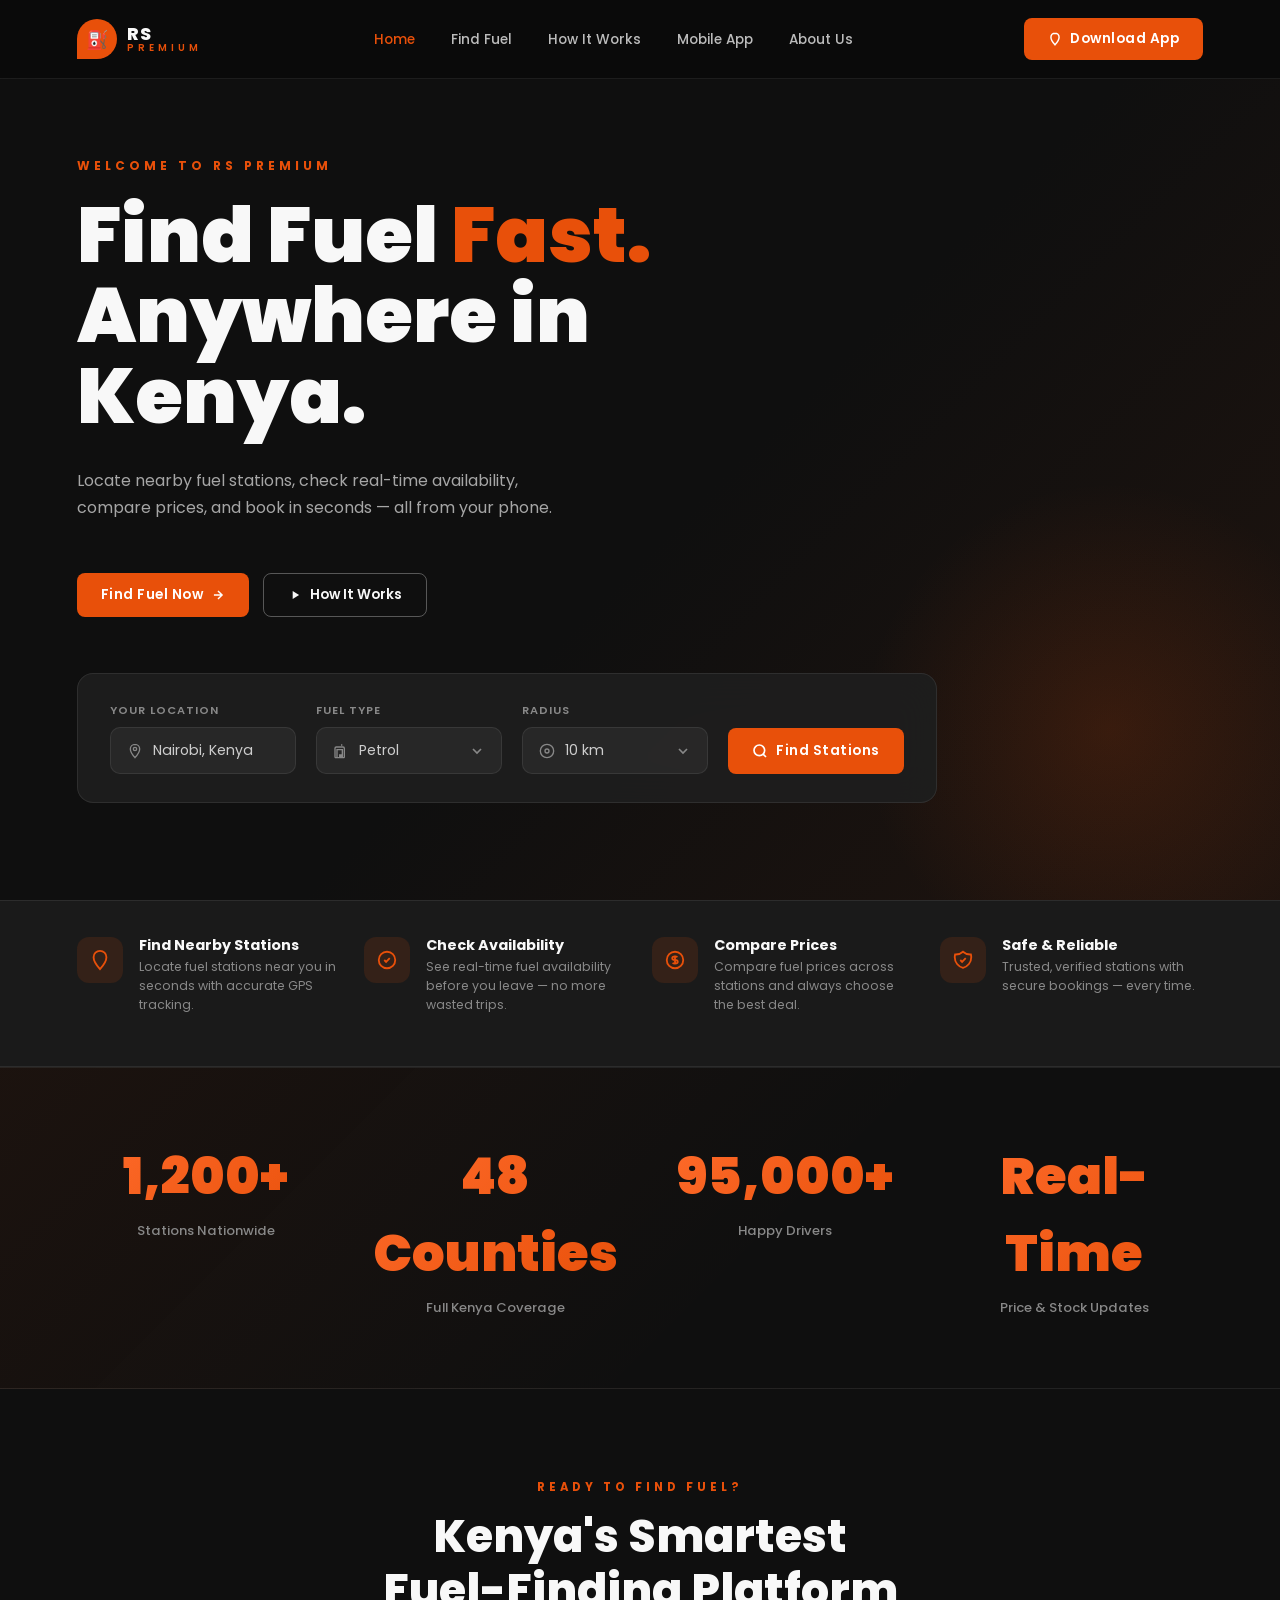
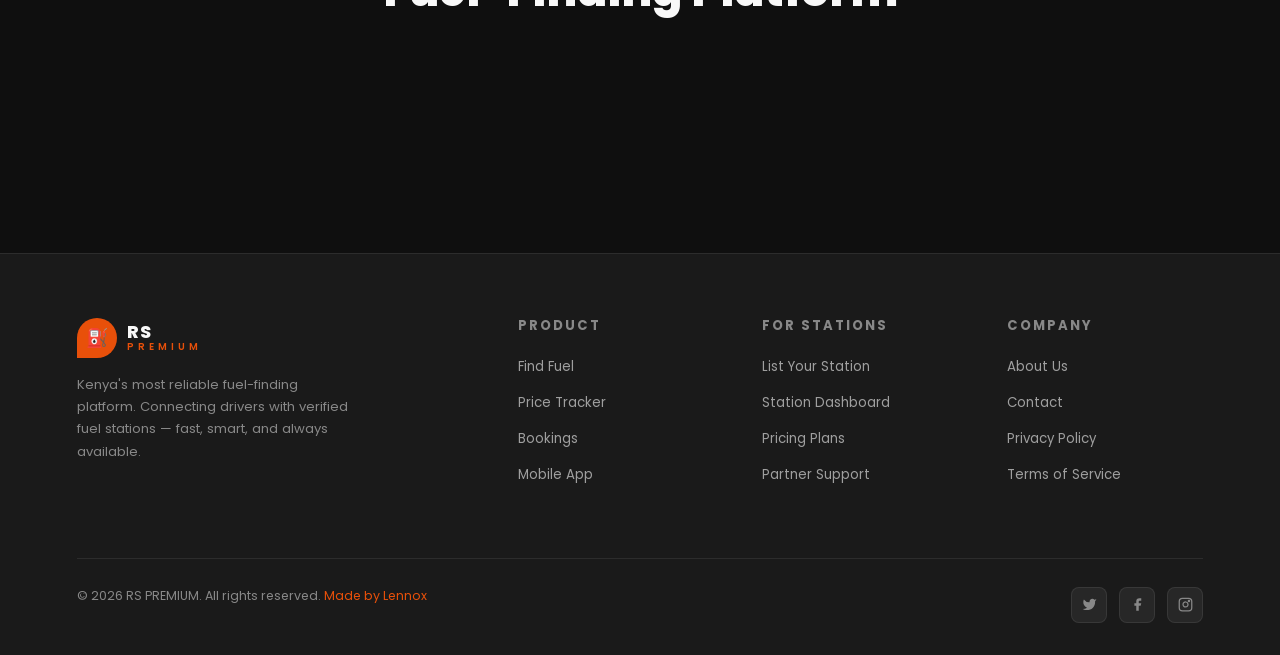
<file: index.html>
<!DOCTYPE html>
<html lang="en">
<head>
  <meta charset="UTF-8">
  <meta name="viewport" content="width=device-width, initial-scale=1.0">
  <title>RS PREMIUM fuel finder</title>
  <!-- Google Fonts -->
  <link href="https://fonts.googleapis.com/css2?family=Poppins:wght@300;400;500;600;700;800;900&display=swap" rel="stylesheet">
  <!-- Bootstrap 5 -->
  <link rel="stylesheet" href="https://cdn.jsdelivr.net/npm/bootstrap@5.3.3/dist/css/bootstrap.min.css">
  <!-- Custom CSS -->
  <link rel="stylesheet" href="styles.css">
</head>
<body>

<!-- ─── NAVBAR ─────────────────────────────────────── -->
<nav class="jaza-nav">
  <a href="index.html" class="nav-logo">
    <div class="logo-icon">⛽</div>
    <div class="brand">
      <span class="brand-name">RS</span>
      <span class="brand-sub">PREMIUM</span>
    </div>
  </a>

  <ul class="nav-links">
    <li><a href="index.html" class="active">Home</a></li>
    <li><a href="stations.html">Find Fuel</a></li>
    <li><a href="how-it-works.html">How It Works</a></li>
    <li><a href="app.html">Mobile App</a></li>
    <li><a href="about.html">About Us</a></li>
  </ul>

  <button class="btn-jaza-primary d-none d-md-inline-flex" onclick="window.location.href='app.html'">
    <svg width="14" height="14" fill="none" viewBox="0 0 24 24" stroke="currentColor" stroke-width="2.5"><path d="M12 2C8.13 2 5 5.13 5 9c0 5.25 7 13 7 13s7-7.75 7-13c0-3.87-3.13-7-7-7z"/></svg>
    Download App
  </button>

  <button class="nav-hamburger" id="hamburger" aria-label="Menu">
    <span></span><span></span><span></span>
  </button>
</nav>

<!-- Mobile Menu -->
<div class="mobile-menu" id="mobileMenu">
  <a href="index.html">Home</a>
  <a href="stations.html">Find Fuel</a>
  <a href="how-it-works.html">How It Works</a>
  <a href="app.html">Mobile App</a>
  <a href="about.html">About Us</a>
</div>

<!-- ─── HERO ──────────────────────────────────────── -->
<section class="hero" id="home">
  <div class="hero-label">Welcome to RS PREMIUM</div>
  <h1>Find Fuel <em>Fast.</em><br>Anywhere in Kenya.</h1>
  <p>Locate nearby fuel stations, check real-time availability, compare prices, and book in seconds — all from your phone.</p>
  <div class="hero-ctas">
    <a href="stations.html" class="btn-jaza-primary">
      Find Fuel Now
      <svg width="14" height="14" fill="none" viewBox="0 0 24 24" stroke="currentColor" stroke-width="2.5"><path d="M5 12h14M12 5l7 7-7 7"/></svg>
    </a>
    <a href="how-it-works.html" class="btn-jaza-outline">
      <svg width="14" height="14" fill="currentColor" viewBox="0 0 24 24"><path d="M8 5v14l11-7z"/></svg>
      How It Works
    </a>
  </div>

  <!-- Search Bar -->
  <div class="search-bar">
    <div class="field">
      <label>Your Location</label>
      <div class="field-input">
        <svg fill="none" viewBox="0 0 24 24" stroke="currentColor" stroke-width="2"><path d="M12 2C8.13 2 5 5.13 5 9c0 5.25 7 13 7 13s7-7.75 7-13c0-3.87-3.13-7-7-7zm0 9.5c-1.38 0-2.5-1.12-2.5-2.5s1.12-2.5 2.5-2.5 2.5 1.12 2.5 2.5-1.12 2.5-2.5 2.5z"/></svg>
        <span>Nairobi, Kenya</span>
      </div>
    </div>
    <div class="field">
      <label>Fuel Type</label>
      <div class="field-input">
        <svg fill="none" viewBox="0 0 24 24" stroke="currentColor" stroke-width="2"><path d="M3 22V8a2 2 0 012-2h10a2 2 0 012 2v14M3 22h14M13 4V2M6 22V10h8v12M10 22v-4h2v4"/></svg>
        <span>Petrol</span>
        <svg fill="none" viewBox="0 0 24 24" stroke="currentColor" stroke-width="2.5"><path d="M6 9l6 6 6-6"/></svg>
      </div>
    </div>
    <div class="field">
      <label>Radius</label>
      <div class="field-input">
        <svg fill="none" viewBox="0 0 24 24" stroke="currentColor" stroke-width="2"><circle cx="12" cy="12" r="10"/><circle cx="12" cy="12" r="3"/></svg>
        <span>10 km</span>
        <svg fill="none" viewBox="0 0 24 24" stroke="currentColor" stroke-width="2.5"><path d="M6 9l6 6 6-6"/></svg>
      </div>
    </div>
    <a href="stations.html" class="btn-jaza-primary" style="height:46px;">
      <svg width="16" height="16" fill="none" viewBox="0 0 24 24" stroke="currentColor" stroke-width="2.5"><circle cx="11" cy="11" r="8"/><path d="M21 21l-4.35-4.35"/></svg>
      Find Stations
    </a>
  </div>
</section>

<!-- ─── FEATURES STRIP ─────────────────────────────── -->
<div class="features-strip reveal">
  <div class="feature-item">
    <div class="feature-icon">
      <svg fill="none" viewBox="0 0 24 24" stroke="currentColor" stroke-width="2"><path d="M12 2C8.13 2 5 5.13 5 9c0 5.25 7 13 7 13s7-7.75 7-13c0-3.87-3.13-7-7-7z"/></svg>
    </div>
    <div>
      <h4>Find Nearby Stations</h4>
      <p>Locate fuel stations near you in seconds with accurate GPS tracking.</p>
    </div>
  </div>
  <div class="feature-item">
    <div class="feature-icon">
      <svg fill="none" viewBox="0 0 24 24" stroke="currentColor" stroke-width="2"><path d="M9 12l2 2 4-4m6 2a9 9 0 11-18 0 9 9 0 0118 0z"/></svg>
    </div>
    <div>
      <h4>Check Availability</h4>
      <p>See real-time fuel availability before you leave — no more wasted trips.</p>
    </div>
  </div>
  <div class="feature-item">
    <div class="feature-icon">
      <svg fill="none" viewBox="0 0 24 24" stroke="currentColor" stroke-width="2"><path d="M12 8c-1.657 0-3 .895-3 2s1.343 2 3 2 3 .895 3 2-1.343 2-3 2m0-8c1.11 0 2.08.402 2.599 1M12 8V7m0 1v8m0 0v1m0-1c-1.11 0-2.08-.402-2.599-1M21 12a9 9 0 11-18 0 9 9 0 0118 0z"/></svg>
    </div>
    <div>
      <h4>Compare Prices</h4>
      <p>Compare fuel prices across stations and always choose the best deal.</p>
    </div>
  </div>
  <div class="feature-item">
    <div class="feature-icon">
      <svg fill="none" viewBox="0 0 24 24" stroke="currentColor" stroke-width="2"><path d="M9 12l2 2 4-4m5.618-4.016A11.955 11.955 0 0112 2.944a11.955 11.955 0 01-8.618 3.04A12.02 12.02 0 003 9c0 5.591 3.824 10.29 9 11.622 5.176-1.332 9-6.03 9-11.622 0-1.042-.133-2.052-.382-3.016z"/></svg>
    </div>
    <div>
      <h4>Safe & Reliable</h4>
      <p>Trusted, verified stations with secure bookings — every time.</p>
    </div>
  </div>
</div>

<!-- ─── STATS BAND ─────────────────────────────────── -->
<div class="stats-band">
  <div class="reveal">
    <div class="stat-num">1,200+</div>
    <div class="stat-label">Stations Nationwide</div>
  </div>
  <div class="reveal">
    <div class="stat-num">48 Counties</div>
    <div class="stat-label">Full Kenya Coverage</div>
  </div>
  <div class="reveal">
    <div class="stat-num">95,000+</div>
    <div class="stat-label">Happy Drivers</div>
  </div>
  <div class="reveal">
    <div class="stat-num">Real-Time</div>
    <div class="stat-label">Price &amp; Stock Updates</div>
  </div>
</div>

<!-- ─── CTA STRIP ──────────────────────────────────── -->
<div class="jaza-section" style="text-align:center;">
  <div class="section-tag reveal">Ready to Find Fuel?</div>
  <h2 class="section-title reveal" style="max-width:520px;margin:0 auto;">Kenya's Smartest Fuel-Finding Platform</h2>
  <p class="section-subtitle reveal" style="margin:16px auto 36px;">Join thousands of Kenyan drivers who never worry about empty tanks again.</p>
  <div class="d-flex gap-3 justify-content-center flex-wrap reveal">
    <a href="stations.html" class="btn-jaza-primary">Find Stations Near Me</a>
    <a href="app.html" class="btn-jaza-outline">Download the App</a>
  </div>
</div>

<!-- ─── FOOTER ─────────────────────────────────────── -->
<footer>
  <div class="footer-grid">
    <div class="footer-brand">
      <a href="index.html" class="nav-logo">
        <div class="logo-icon">⛽</div>
        <div class="brand">
          <span class="brand-name">RS</span>
          <span class="brand-sub">PREMIUM</span>
        </div>
      </a>
      <p>Kenya's most reliable fuel-finding platform. Connecting drivers with verified fuel stations — fast, smart, and always available.</p>
    </div>
    <div class="footer-col">
      <h4>Product</h4>
      <ul>
        <li><a href="stations.html">Find Fuel</a></li>
        <li><a href="stations.html">Price Tracker</a></li>
        <li><a href="stations.html">Bookings</a></li>
        <li><a href="app.html">Mobile App</a></li>
      </ul>
    </div>
    <div class="footer-col">
      <h4>For Stations</h4>
      <ul>
        <li><a href="about.html">List Your Station</a></li>
        <li><a href="about.html">Station Dashboard</a></li>
        <li><a href="about.html">Pricing Plans</a></li>
        <li><a href="about.html">Partner Support</a></li>
      </ul>
    </div>
    <div class="footer-col">
      <h4>Company</h4>
      <ul>
        <li><a href="about.html">About Us</a></li>
        <li><a href="about.html">Contact</a></li>
        <li><a href="#">Privacy Policy</a></li>
        <li><a href="#">Terms of Service</a></li>
      </ul>
    </div>
  </div>
  <div class="footer-bottom">
    <p>© 2026 RS PREMIUM. All rights reserved. <span>Made by Lennox</span></p>
    <div class="footer-socials">
      <a href="#" class="social-link" aria-label="Twitter">
        <svg fill="currentColor" viewBox="0 0 24 24"><path d="M23 3a10.9 10.9 0 01-3.14 1.53 4.48 4.48 0 00-7.86 3v1A10.66 10.66 0 013 4s-4 9 5 13a11.64 11.64 0 01-7 2c9 5 20 0 20-11.5a4.5 4.5 0 00-.08-.83A7.72 7.72 0 0023 3z"/></svg>
      </a>
      <a href="#" class="social-link" aria-label="Facebook">
        <svg fill="currentColor" viewBox="0 0 24 24"><path d="M18 2h-3a5 5 0 00-5 5v3H7v4h3v8h4v-8h3l1-4h-4V7a1 1 0 011-1h3z"/></svg>
      </a>
      <a href="#" class="social-link" aria-label="Instagram">
        <svg fill="none" viewBox="0 0 24 24" stroke="currentColor" stroke-width="2"><rect x="2" y="2" width="20" height="20" rx="5" ry="5"/><path d="M16 11.37A4 4 0 1112.63 8 4 4 0 0116 11.37z"/><circle cx="17.5" cy="6.5" r="1" fill="currentColor"/></svg>
      </a>
    </div>
  </div>
</footer>

<!-- Bootstrap JS -->
<script src="https://cdn.jsdelivr.net/npm/bootstrap@5.3.3/dist/js/bootstrap.bundle.min.js"></script>
<!-- Custom JS -->
<script src="main.js"></script>
</body>
</html>
</file>
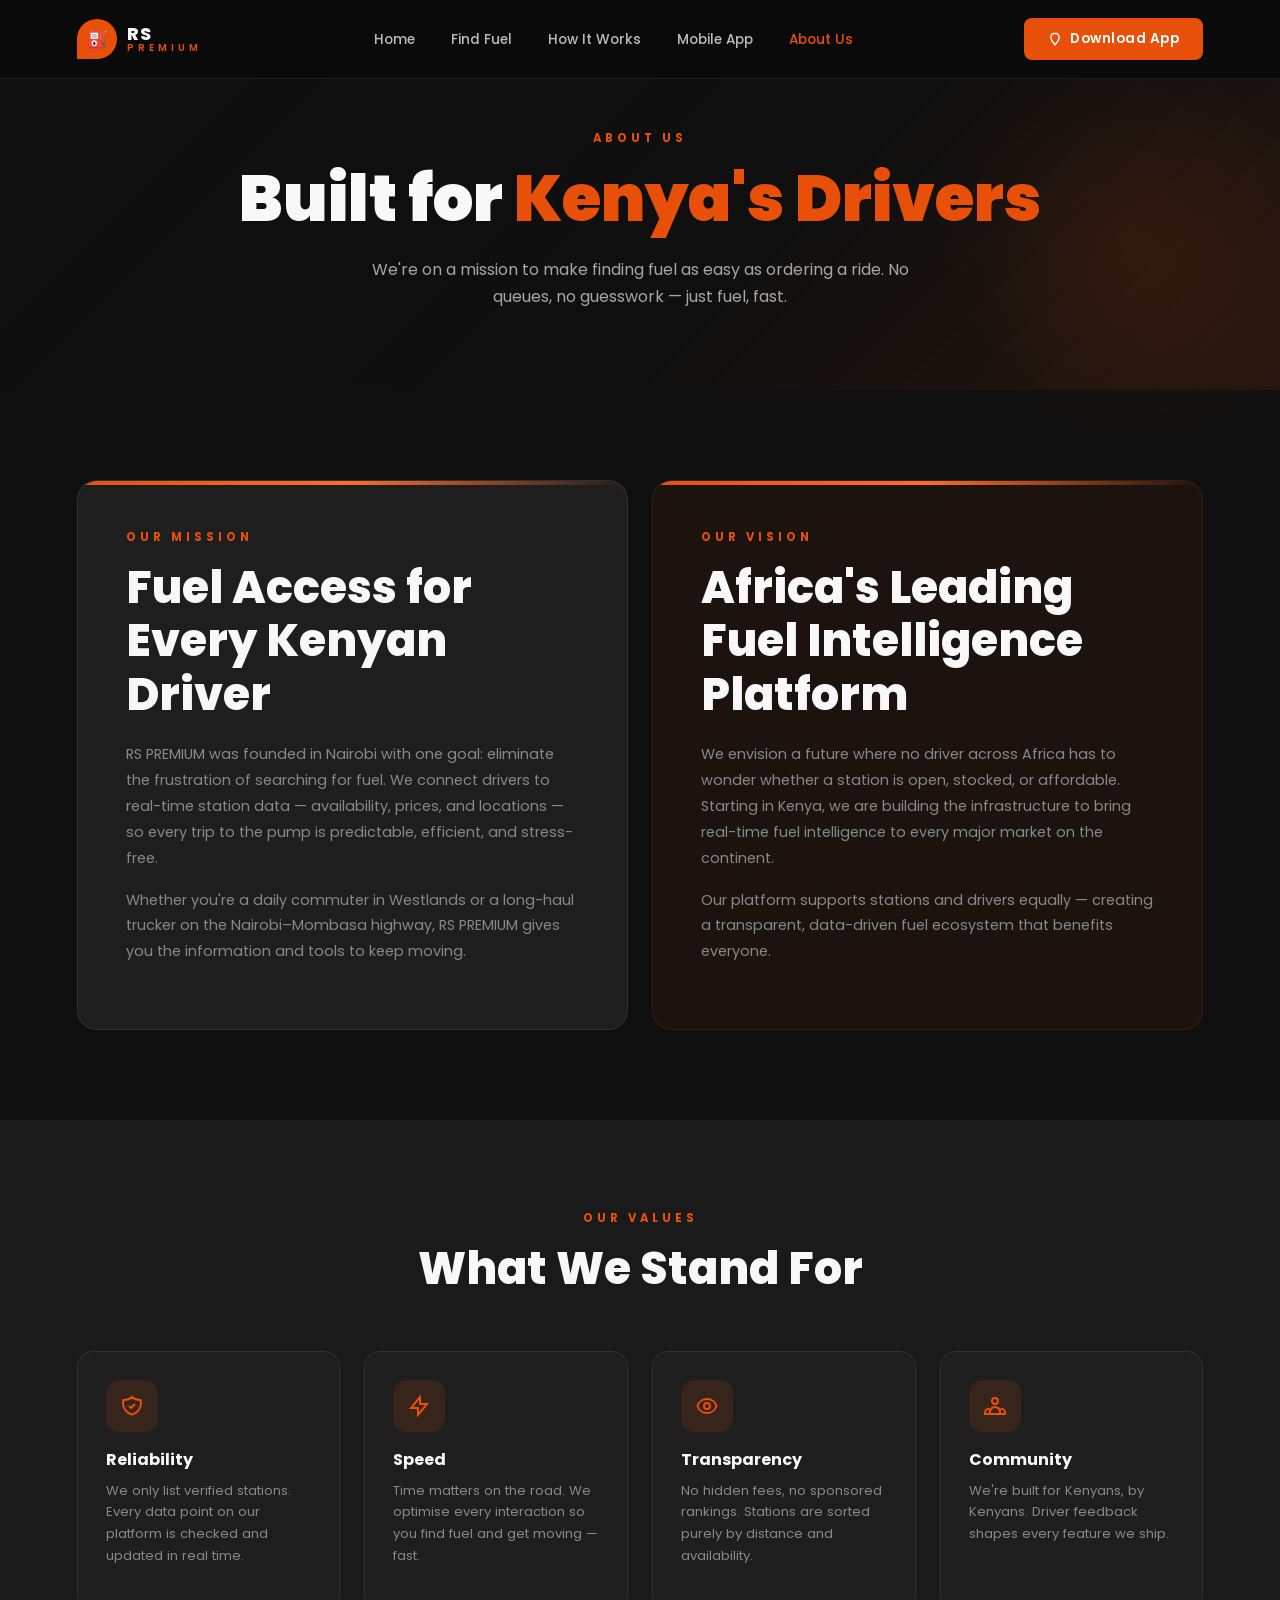
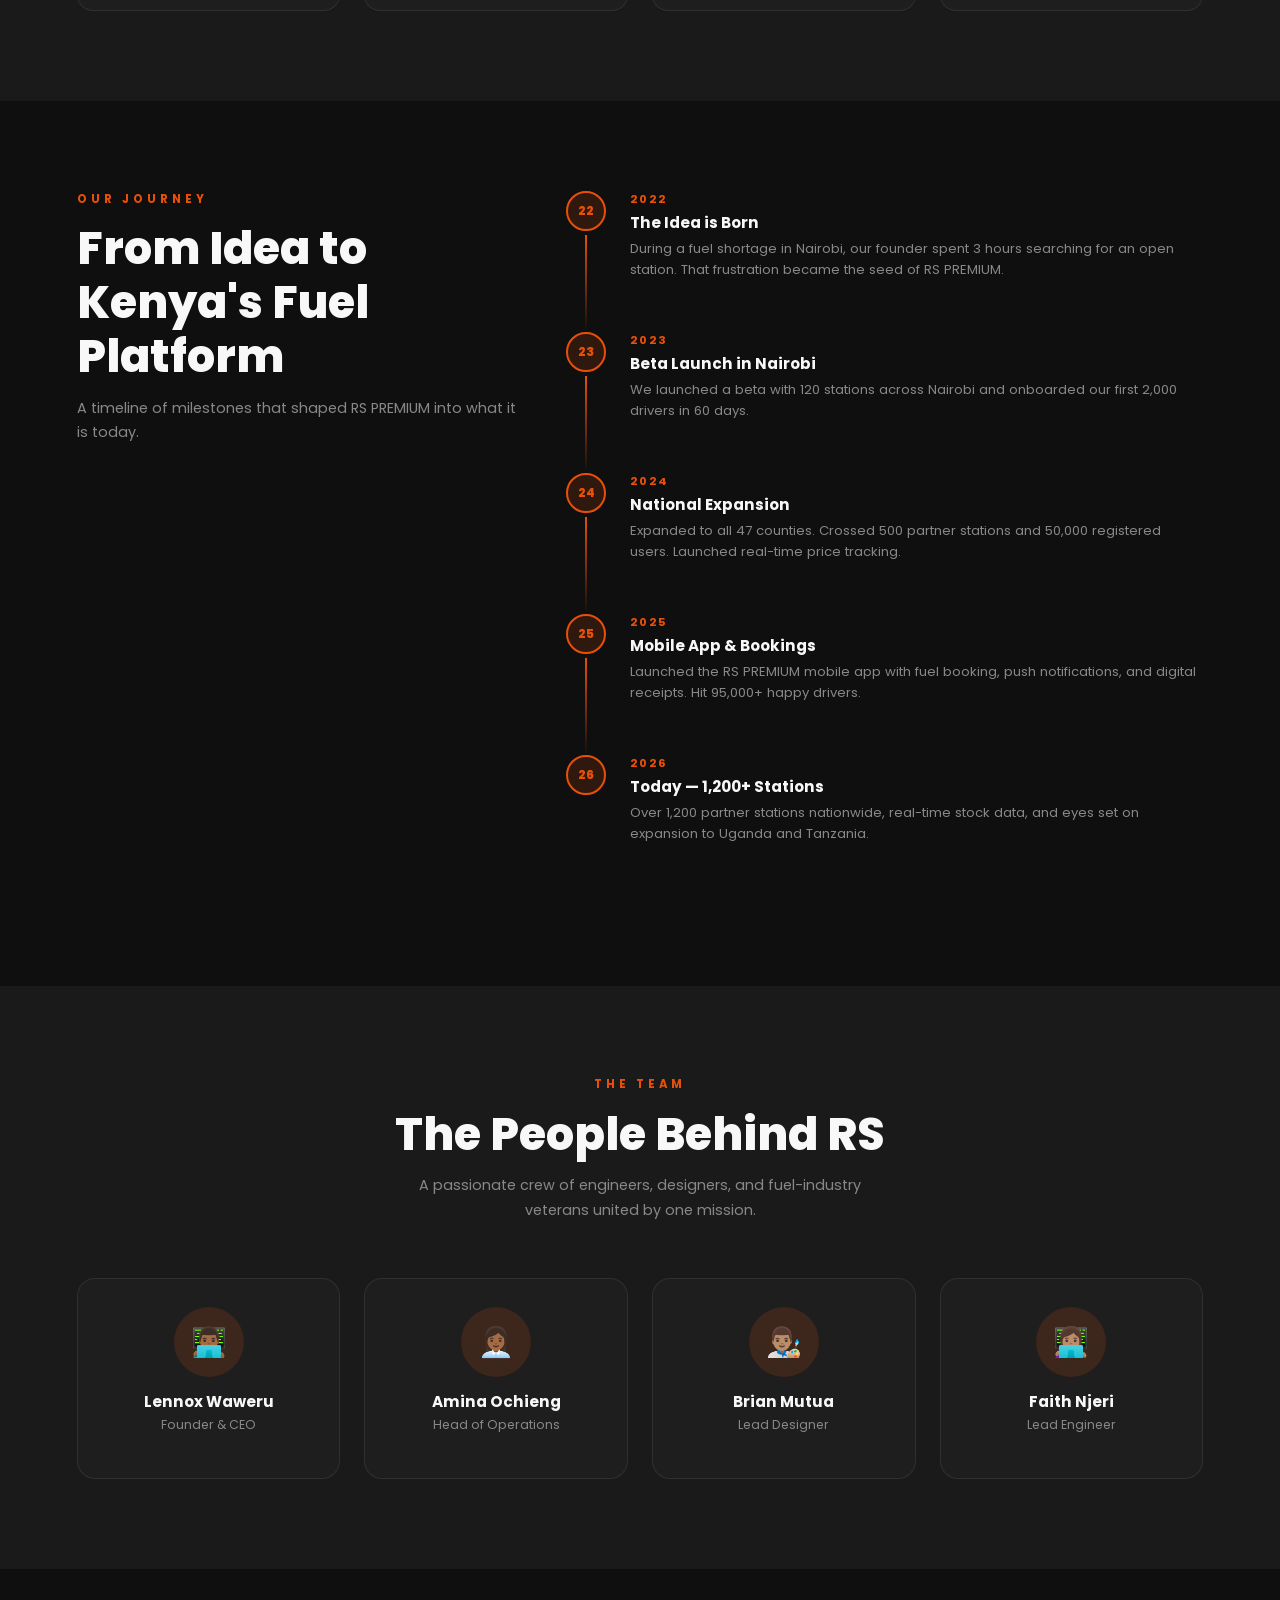
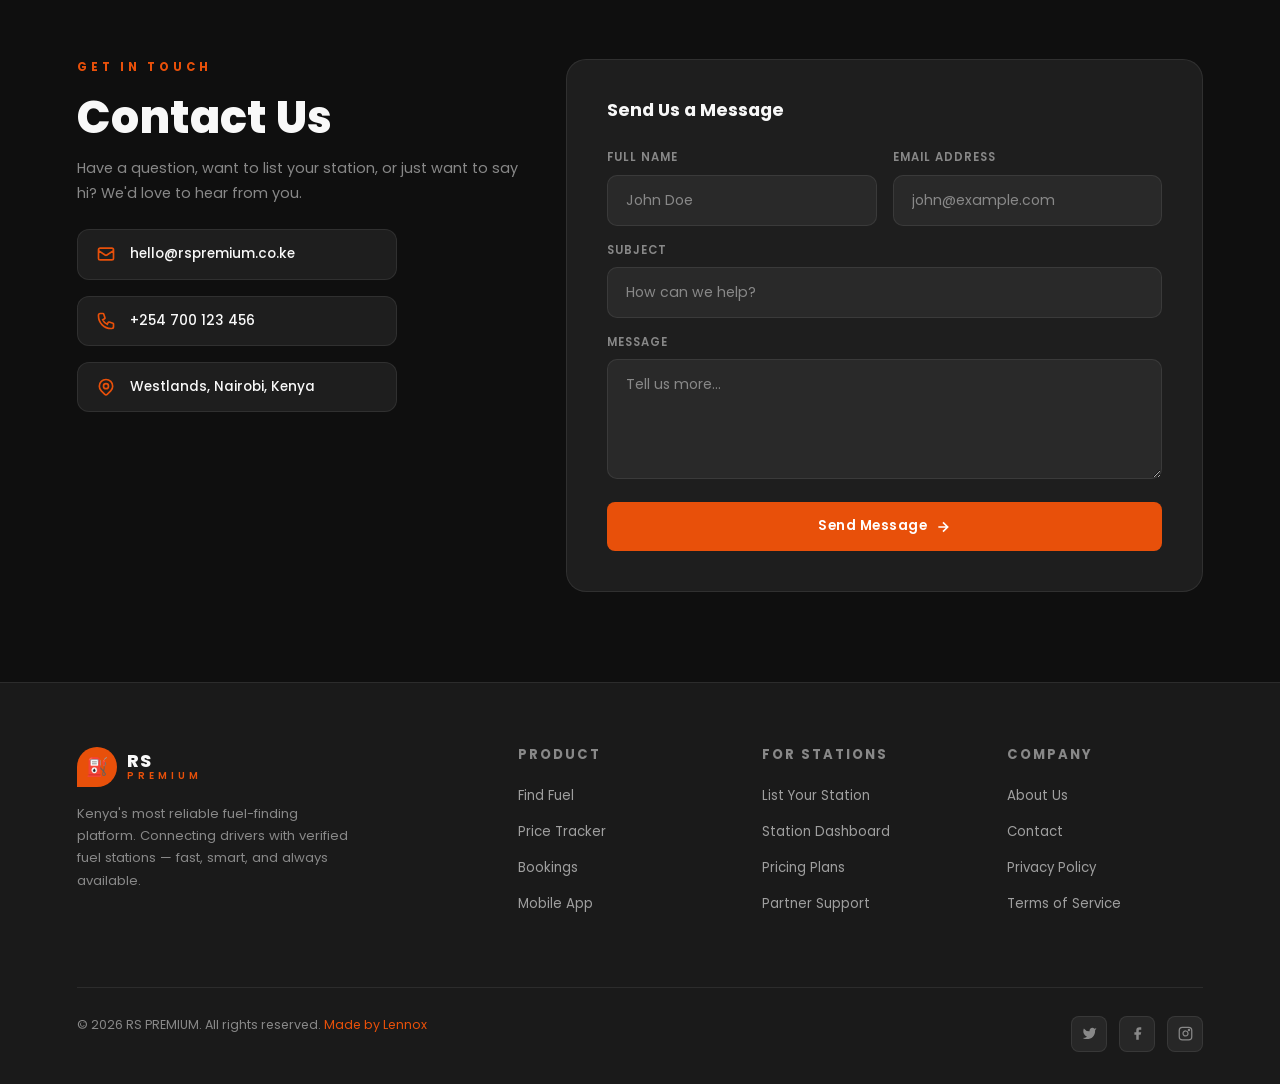
<file: about.html>
<!DOCTYPE html>
<html lang="en">
<head>
  <meta charset="UTF-8">
  <meta name="viewport" content="width=device-width, initial-scale=1.0">
  <title>About Us — RS PREMIUM</title>
  <link href="https://fonts.googleapis.com/css2?family=Poppins:wght@300;400;500;600;700;800;900&display=swap" rel="stylesheet">
  <link rel="stylesheet" href="https://cdn.jsdelivr.net/npm/bootstrap@5.3.3/dist/css/bootstrap.min.css">
  <link rel="stylesheet" href="styles.css">
  <style>
    .mission-block {
      background: var(--card-bg);
      border: 1px solid var(--border);
      border-radius: 20px;
      padding: 48px;
      position: relative;
      overflow: hidden;
    }
    .mission-block::before {
      content: '';
      position: absolute;
      top: 0; left: 0; right: 0; height: 4px;
      background: linear-gradient(90deg, var(--orange), var(--orange-light), transparent);
    }
    .contact-form-wrap {
      background: var(--card-bg);
      border: 1px solid var(--border);
      border-radius: 20px;
      padding: 40px;
    }
    .jaza-input {
      width: 100%;
      background: rgba(255,255,255,.05);
      border: 1px solid var(--border);
      border-radius: 10px;
      padding: 14px 18px;
      color: var(--white);
      font-family: var(--font);
      font-size: .88rem;
      transition: border-color .2s;
      outline: none;
    }
    .jaza-input:focus { border-color: var(--orange); }
    .jaza-input::placeholder { color: var(--gray); }
    textarea.jaza-input { resize: vertical; min-height: 120px; }
    .jaza-label {
      display: block;
      font-size: .72rem;
      font-weight: 600;
      color: var(--gray);
      letter-spacing: 1px;
      text-transform: uppercase;
      margin-bottom: 8px;
    }
    .timeline-item {
      display: flex;
      gap: 24px;
      padding-bottom: 36px;
      position: relative;
    }
    .timeline-item::before {
      content: '';
      position: absolute;
      left: 19px;
      top: 44px;
      bottom: 0;
      width: 2px;
      background: linear-gradient(to bottom, var(--orange), transparent);
    }
    .timeline-item:last-child::before { display: none; }
    .timeline-dot {
      width: 40px;
      height: 40px;
      border-radius: 50%;
      background: rgba(232,80,10,.15);
      border: 2px solid var(--orange);
      display: flex;
      align-items: center;
      justify-content: center;
      flex-shrink: 0;
      font-size: .75rem;
      font-weight: 800;
      color: var(--orange);
    }
    .timeline-content h4 { font-size: .95rem; font-weight: 700; margin-bottom: 6px; }
    .timeline-content p { font-size: .82rem; color: var(--gray); line-height: 1.6; }
    .timeline-year {
      font-size: .7rem;
      font-weight: 700;
      color: var(--orange);
      letter-spacing: 2px;
      margin-bottom: 6px;
      display: block;
    }
  </style>
</head>
<body>

<!-- ─── NAVBAR ─────────────────────────────────────── -->
<nav class="jaza-nav">
  <a href="index.html" class="nav-logo">
    <div class="logo-icon">⛽</div>
    <div class="brand">
      <span class="brand-name">RS</span>
      <span class="brand-sub">PREMIUM</span>
    </div>
  </a>
  <ul class="nav-links">
    <li><a href="index.html">Home</a></li>
    <li><a href="stations.html">Find Fuel</a></li>
    <li><a href="how-it-works.html">How It Works</a></li>
    <li><a href="app.html">Mobile App</a></li>
    <li><a href="about.html" class="active">About Us</a></li>
  </ul>
  <button class="btn-jaza-primary d-none d-md-inline-flex" onclick="window.location.href='app.html'">
    <svg width="14" height="14" fill="none" viewBox="0 0 24 24" stroke="currentColor" stroke-width="2.5"><path d="M12 2C8.13 2 5 5.13 5 9c0 5.25 7 13 7 13s7-7.75 7-13c0-3.87-3.13-7-7-7z"/></svg>
    Download App
  </button>
  <button class="nav-hamburger" id="hamburger" aria-label="Menu">
    <span></span><span></span><span></span>
  </button>
</nav>
<div class="mobile-menu" id="mobileMenu">
  <a href="index.html">Home</a>
  <a href="stations.html">Find Fuel</a>
  <a href="how-it-works.html">How It Works</a>
  <a href="app.html">Mobile App</a>
  <a href="about.html">About Us</a>
</div>

<!-- ─── PAGE HERO ─────────────────────────────────── -->
<div class="page-hero" style="padding-top:130px;">
  <div class="section-tag" style="animation:fadeUp .5s .1s both;">About Us</div>
  <h1 style="animation:fadeUp .5s .3s both;">Built for <em>Kenya's Drivers</em></h1>
  <p style="animation:fadeUp .5s .5s both;">We're on a mission to make finding fuel as easy as ordering a ride. No queues, no guesswork — just fuel, fast.</p>
</div>

<!-- ─── MISSION ────────────────────────────────────── -->
<section class="jaza-section">
  <div class="row g-4 align-items-stretch">
    <div class="col-12 col-md-6">
      <div class="mission-block reveal h-100">
        <div class="section-tag">Our Mission</div>
        <h2 class="section-title" style="max-width:400px;">Fuel Access for Every Kenyan Driver</h2>
        <p style="color:var(--gray);font-size:.9rem;line-height:1.8;margin-top:20px;">
          RS PREMIUM was founded in Nairobi with one goal: eliminate the frustration of searching for fuel.
          We connect drivers to real-time station data — availability, prices, and locations — so every trip to the pump is predictable, efficient, and stress-free.
        </p>
        <p style="color:var(--gray);font-size:.9rem;line-height:1.8;margin-top:14px;">
          Whether you're a daily commuter in Westlands or a long-haul trucker on the Nairobi–Mombasa highway,
          RS PREMIUM gives you the information and tools to keep moving.
        </p>
      </div>
    </div>
    <div class="col-12 col-md-6">
      <div class="mission-block reveal h-100" style="background:rgba(232,80,10,.06);border-color:rgba(232,80,10,.15);">
        <div class="section-tag">Our Vision</div>
        <h2 class="section-title" style="max-width:400px;">Africa's Leading Fuel Intelligence Platform</h2>
        <p style="color:var(--gray);font-size:.9rem;line-height:1.8;margin-top:20px;">
          We envision a future where no driver across Africa has to wonder whether a station is open, stocked, or affordable.
          Starting in Kenya, we are building the infrastructure to bring real-time fuel intelligence to every major market on the continent.
        </p>
        <p style="color:var(--gray);font-size:.9rem;line-height:1.8;margin-top:14px;">
          Our platform supports stations and drivers equally — creating a transparent, data-driven fuel ecosystem that benefits everyone.
        </p>
      </div>
    </div>
  </div>
</section>

<!-- ─── VALUES ─────────────────────────────────────── -->
<section class="jaza-section-dark">
  <div class="text-center reveal" style="max-width:540px;margin:0 auto 56px;">
    <div class="section-tag">Our Values</div>
    <h2 class="section-title">What We Stand For</h2>
  </div>
  <div class="row g-4">
    <div class="col-12 col-sm-6 col-lg-3">
      <div class="value-card reveal h-100">
        <div class="value-icon">
          <svg fill="none" viewBox="0 0 24 24" stroke="currentColor" stroke-width="2"><path d="M9 12l2 2 4-4m5.618-4.016A11.955 11.955 0 0112 2.944a11.955 11.955 0 01-8.618 3.04A12.02 12.02 0 003 9c0 5.591 3.824 10.29 9 11.622 5.176-1.332 9-6.03 9-11.622 0-1.042-.133-2.052-.382-3.016z"/></svg>
        </div>
        <h3>Reliability</h3>
        <p>We only list verified stations. Every data point on our platform is checked and updated in real time.</p>
      </div>
    </div>
    <div class="col-12 col-sm-6 col-lg-3">
      <div class="value-card reveal h-100">
        <div class="value-icon">
          <svg fill="none" viewBox="0 0 24 24" stroke="currentColor" stroke-width="2"><path d="M13 10V3L4 14h7v7l9-11h-7z"/></svg>
        </div>
        <h3>Speed</h3>
        <p>Time matters on the road. We optimise every interaction so you find fuel and get moving — fast.</p>
      </div>
    </div>
    <div class="col-12 col-sm-6 col-lg-3">
      <div class="value-card reveal h-100">
        <div class="value-icon">
          <svg fill="none" viewBox="0 0 24 24" stroke="currentColor" stroke-width="2"><path d="M15 12a3 3 0 11-6 0 3 3 0 016 0z"/><path d="M2.458 12C3.732 7.943 7.523 5 12 5c4.478 0 8.268 2.943 9.542 7-1.274 4.057-5.064 7-9.542 7-4.477 0-8.268-2.943-9.542-7z"/></svg>
        </div>
        <h3>Transparency</h3>
        <p>No hidden fees, no sponsored rankings. Stations are sorted purely by distance and availability.</p>
      </div>
    </div>
    <div class="col-12 col-sm-6 col-lg-3">
      <div class="value-card reveal h-100">
        <div class="value-icon">
          <svg fill="none" viewBox="0 0 24 24" stroke="currentColor" stroke-width="2"><path d="M17 20h5v-2a3 3 0 00-5.356-1.857M17 20H7m10 0v-2c0-.656-.126-1.283-.356-1.857M7 20H2v-2a3 3 0 015.356-1.857M7 20v-2c0-.656.126-1.283.356-1.857m0 0a5.002 5.002 0 019.288 0M15 7a3 3 0 11-6 0 3 3 0 016 0z"/></svg>
        </div>
        <h3>Community</h3>
        <p>We're built for Kenyans, by Kenyans. Driver feedback shapes every feature we ship.</p>
      </div>
    </div>
  </div>
</section>

<!-- ─── TIMELINE ────────────────────────────────────── -->
<section class="jaza-section">
  <div class="row g-5 align-items-start">
    <div class="col-12 col-md-5 reveal">
      <div class="section-tag">Our Journey</div>
      <h2 class="section-title">From Idea to<br>Kenya's Fuel Platform</h2>
      <p class="section-subtitle">A timeline of milestones that shaped RS PREMIUM into what it is today.</p>
    </div>
    <div class="col-12 col-md-7">
      <div class="timeline-item reveal">
        <div class="timeline-dot">22</div>
        <div class="timeline-content">
          <span class="timeline-year">2022</span>
          <h4>The Idea is Born</h4>
          <p>During a fuel shortage in Nairobi, our founder spent 3 hours searching for an open station. That frustration became the seed of RS PREMIUM.</p>
        </div>
      </div>
      <div class="timeline-item reveal">
        <div class="timeline-dot">23</div>
        <div class="timeline-content">
          <span class="timeline-year">2023</span>
          <h4>Beta Launch in Nairobi</h4>
          <p>We launched a beta with 120 stations across Nairobi and onboarded our first 2,000 drivers in 60 days.</p>
        </div>
      </div>
      <div class="timeline-item reveal">
        <div class="timeline-dot">24</div>
        <div class="timeline-content">
          <span class="timeline-year">2024</span>
          <h4>National Expansion</h4>
          <p>Expanded to all 47 counties. Crossed 500 partner stations and 50,000 registered users. Launched real-time price tracking.</p>
        </div>
      </div>
      <div class="timeline-item reveal">
        <div class="timeline-dot">25</div>
        <div class="timeline-content">
          <span class="timeline-year">2025</span>
          <h4>Mobile App &amp; Bookings</h4>
          <p>Launched the RS PREMIUM mobile app with fuel booking, push notifications, and digital receipts. Hit 95,000+ happy drivers.</p>
        </div>
      </div>
      <div class="timeline-item reveal">
        <div class="timeline-dot">26</div>
        <div class="timeline-content">
          <span class="timeline-year">2026</span>
          <h4>Today — 1,200+ Stations</h4>
          <p>Over 1,200 partner stations nationwide, real-time stock data, and eyes set on expansion to Uganda and Tanzania.</p>
        </div>
      </div>
    </div>
  </div>
</section>

<!-- ─── TEAM ────────────────────────────────────────── -->
<section class="jaza-section-dark">
  <div class="text-center reveal" style="max-width:520px;margin:0 auto 56px;">
    <div class="section-tag">The Team</div>
    <h2 class="section-title">The People Behind RS</h2>
    <p class="section-subtitle" style="margin:12px auto 0;">A passionate crew of engineers, designers, and fuel-industry veterans united by one mission.</p>
  </div>
  <div class="row g-4">
    <div class="col-12 col-sm-6 col-lg-3">
      <div class="team-card reveal">
        <div class="team-avatar">👨🏾‍💻</div>
        <h4>Lennox Waweru</h4>
        <p>Founder &amp; CEO</p>
      </div>
    </div>
    <div class="col-12 col-sm-6 col-lg-3">
      <div class="team-card reveal">
        <div class="team-avatar">👩🏾‍💼</div>
        <h4>Amina Ochieng</h4>
        <p>Head of Operations</p>
      </div>
    </div>
    <div class="col-12 col-sm-6 col-lg-3">
      <div class="team-card reveal">
        <div class="team-avatar">👨🏽‍🎨</div>
        <h4>Brian Mutua</h4>
        <p>Lead Designer</p>
      </div>
    </div>
    <div class="col-12 col-sm-6 col-lg-3">
      <div class="team-card reveal">
        <div class="team-avatar">👩🏽‍💻</div>
        <h4>Faith Njeri</h4>
        <p>Lead Engineer</p>
      </div>
    </div>
  </div>
</section>

<!-- ─── CONTACT ─────────────────────────────────────── -->
<section class="jaza-section" id="contact">
  <div class="row g-5 align-items-start">
    <div class="col-12 col-md-5 reveal">
      <div class="section-tag">Get in Touch</div>
      <h2 class="section-title">Contact Us</h2>
      <p class="section-subtitle">Have a question, want to list your station, or just want to say hi? We'd love to hear from you.</p>
      <div class="mt-4 d-flex flex-column gap-3">
        <div class="app-feature" style="max-width:320px;">
          <svg fill="none" viewBox="0 0 24 24" stroke="currentColor" stroke-width="2"><path d="M3 8l7.89 5.26a2 2 0 002.22 0L21 8M5 19h14a2 2 0 002-2V7a2 2 0 00-2-2H5a2 2 0 00-2 2v10a2 2 0 002 2z"/></svg>
          <span>hello@rspremium.co.ke</span>
        </div>
        <div class="app-feature" style="max-width:320px;">
          <svg fill="none" viewBox="0 0 24 24" stroke="currentColor" stroke-width="2"><path d="M3 5a2 2 0 012-2h3.28a1 1 0 01.948.684l1.498 4.493a1 1 0 01-.502 1.21l-2.257 1.13a11.042 11.042 0 005.516 5.516l1.13-2.257a1 1 0 011.21-.502l4.493 1.498a1 1 0 01.684.949V19a2 2 0 01-2 2h-1C9.716 21 3 14.284 3 6V5z"/></svg>
          <span>+254 700 123 456</span>
        </div>
        <div class="app-feature" style="max-width:320px;">
          <svg fill="none" viewBox="0 0 24 24" stroke="currentColor" stroke-width="2"><path d="M17.657 16.657L13.414 20.9a1.998 1.998 0 01-2.827 0l-4.244-4.243a8 8 0 1111.314 0z"/><circle cx="12" cy="11" r="3"/></svg>
          <span>Westlands, Nairobi, Kenya</span>
        </div>
      </div>
    </div>
    <div class="col-12 col-md-7 reveal">
      <div class="contact-form-wrap">
        <h3 style="font-size:1.1rem;font-weight:700;margin-bottom:28px;">Send Us a Message</h3>
        <div class="row g-3">
          <div class="col-12 col-sm-6">
            <label class="jaza-label">Full Name</label>
            <input type="text" class="jaza-input" placeholder="John Doe">
          </div>
          <div class="col-12 col-sm-6">
            <label class="jaza-label">Email Address</label>
            <input type="email" class="jaza-input" placeholder="john@example.com">
          </div>
          <div class="col-12">
            <label class="jaza-label">Subject</label>
            <input type="text" class="jaza-input" placeholder="How can we help?">
          </div>
          <div class="col-12">
            <label class="jaza-label">Message</label>
            <textarea class="jaza-input" placeholder="Tell us more..."></textarea>
          </div>
          <div class="col-12">
            <button class="btn-jaza-primary w-100" style="justify-content:center;padding:14px;">
              Send Message
              <svg width="16" height="16" fill="none" viewBox="0 0 24 24" stroke="currentColor" stroke-width="2.5"><path d="M5 12h14M12 5l7 7-7 7"/></svg>
            </button>
          </div>
        </div>
      </div>
    </div>
  </div>
</section>

<!-- ─── FOOTER ─────────────────────────────────────── -->
<footer>
  <div class="footer-grid">
    <div class="footer-brand">
      <a href="index.html" class="nav-logo">
        <div class="logo-icon">⛽</div>
        <div class="brand">
          <span class="brand-name">RS</span>
          <span class="brand-sub">PREMIUM</span>
        </div>
      </a>
      <p>Kenya's most reliable fuel-finding platform. Connecting drivers with verified fuel stations — fast, smart, and always available.</p>
    </div>
    <div class="footer-col">
      <h4>Product</h4>
      <ul>
        <li><a href="stations.html">Find Fuel</a></li>
        <li><a href="stations.html">Price Tracker</a></li>
        <li><a href="stations.html">Bookings</a></li>
        <li><a href="app.html">Mobile App</a></li>
      </ul>
    </div>
    <div class="footer-col">
      <h4>For Stations</h4>
      <ul>
        <li><a href="about.html">List Your Station</a></li>
        <li><a href="about.html">Station Dashboard</a></li>
        <li><a href="about.html">Pricing Plans</a></li>
        <li><a href="about.html">Partner Support</a></li>
      </ul>
    </div>
    <div class="footer-col">
      <h4>Company</h4>
      <ul>
        <li><a href="about.html">About Us</a></li>
        <li><a href="about.html#contact">Contact</a></li>
        <li><a href="#">Privacy Policy</a></li>
        <li><a href="#">Terms of Service</a></li>
      </ul>
    </div>
  </div>
  <div class="footer-bottom">
    <p>© 2026 RS PREMIUM. All rights reserved. <span>Made by Lennox</span></p>
    <div class="footer-socials">
      <a href="#" class="social-link" aria-label="Twitter"><svg fill="currentColor" viewBox="0 0 24 24"><path d="M23 3a10.9 10.9 0 01-3.14 1.53 4.48 4.48 0 00-7.86 3v1A10.66 10.66 0 013 4s-4 9 5 13a11.64 11.64 0 01-7 2c9 5 20 0 20-11.5a4.5 4.5 0 00-.08-.83A7.72 7.72 0 0023 3z"/></svg></a>
      <a href="#" class="social-link" aria-label="Facebook"><svg fill="currentColor" viewBox="0 0 24 24"><path d="M18 2h-3a5 5 0 00-5 5v3H7v4h3v8h4v-8h3l1-4h-4V7a1 1 0 011-1h3z"/></svg></a>
      <a href="#" class="social-link" aria-label="Instagram"><svg fill="none" viewBox="0 0 24 24" stroke="currentColor" stroke-width="2"><rect x="2" y="2" width="20" height="20" rx="5" ry="5"/><path d="M16 11.37A4 4 0 1112.63 8 4 4 0 0116 11.37z"/><circle cx="17.5" cy="6.5" r="1" fill="currentColor"/></svg></a>
    </div>
  </div>
</footer>

<script src="https://cdn.jsdelivr.net/npm/bootstrap@5.3.3/dist/js/bootstrap.bundle.min.js"></script>
<script src="main.js"></script>
</body>
</html>
</file>
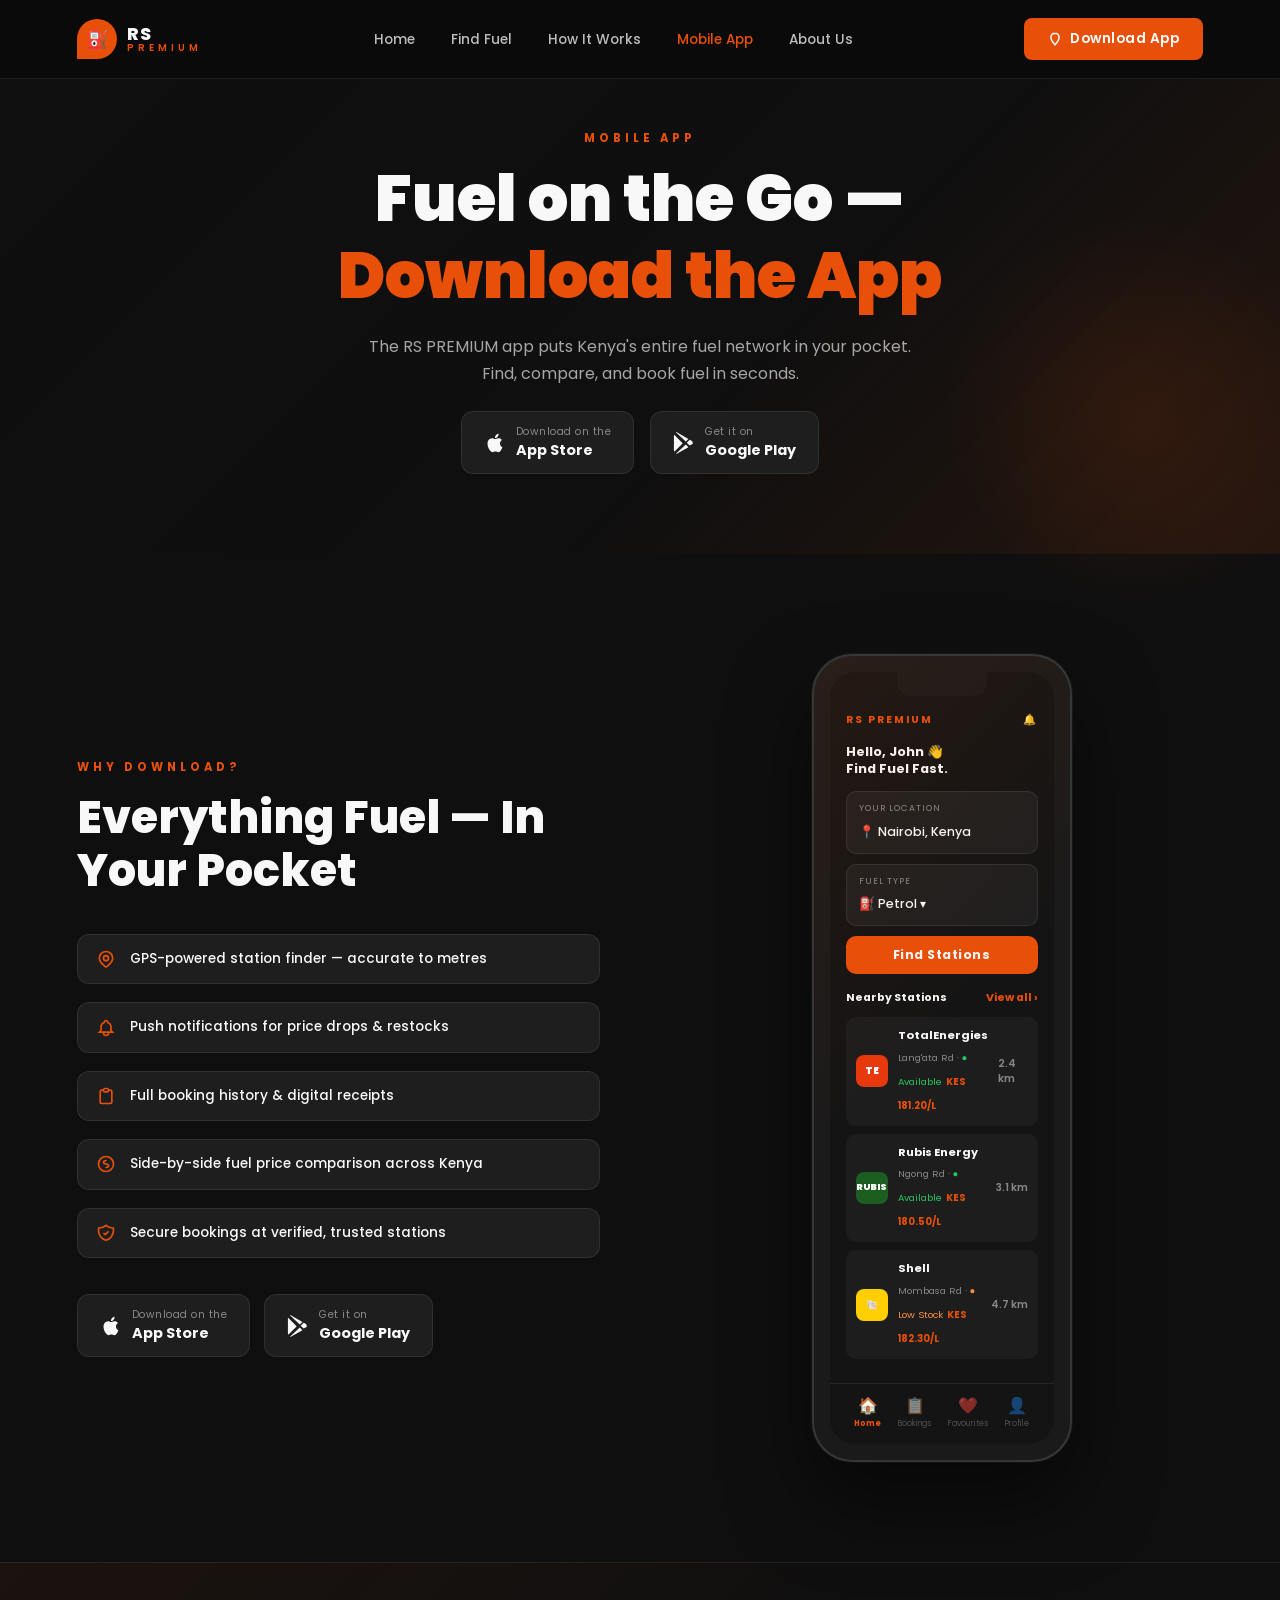
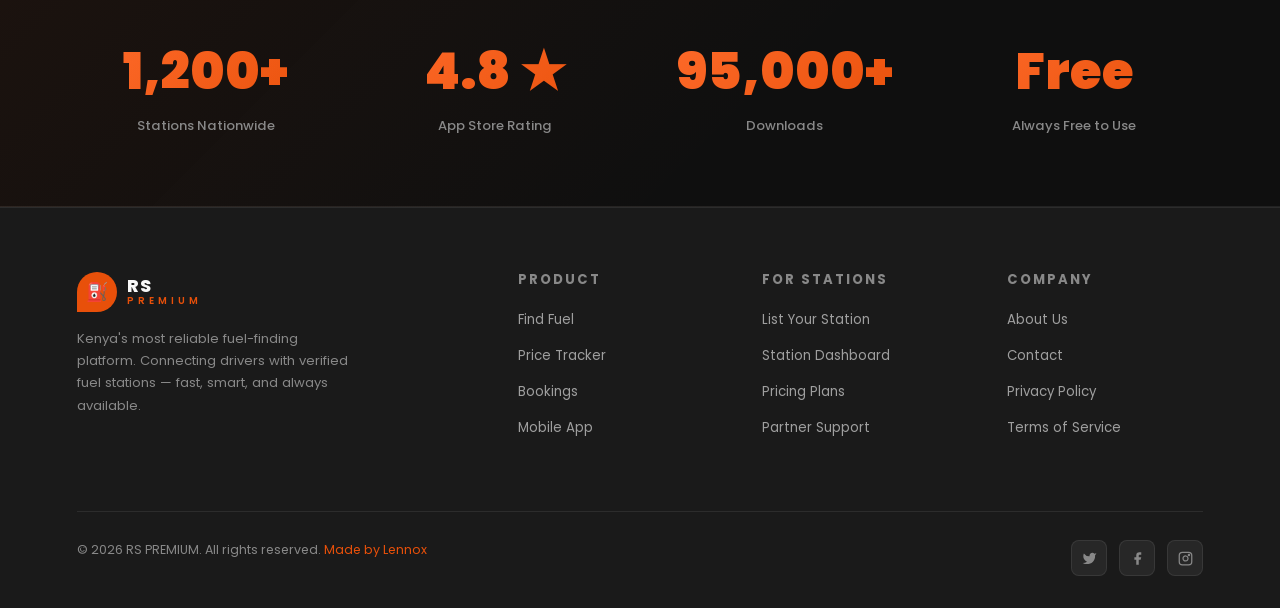
<file: app.html>
<!DOCTYPE html>
<html lang="en">
<head>
  <meta charset="UTF-8">
  <meta name="viewport" content="width=device-width, initial-scale=1.0">
  <title>Mobile App — RS PREMIUM</title>
  <link href="https://fonts.googleapis.com/css2?family=Poppins:wght@300;400;500;600;700;800;900&display=swap" rel="stylesheet">
  <link rel="stylesheet" href="https://cdn.jsdelivr.net/npm/bootstrap@5.3.3/dist/css/bootstrap.min.css">
  <link rel="stylesheet" href="styles.css">
</head>
<body>

<!-- ─── NAVBAR ─────────────────────────────────────── -->
<nav class="jaza-nav">
  <a href="index.html" class="nav-logo">
    <div class="logo-icon">⛽</div>
    <div class="brand">
      <span class="brand-name">RS</span>
      <span class="brand-sub">PREMIUM</span>
    </div>
  </a>
  <ul class="nav-links">
    <li><a href="index.html">Home</a></li>
    <li><a href="stations.html">Find Fuel</a></li>
    <li><a href="how-it-works.html">How It Works</a></li>
    <li><a href="app.html" class="active">Mobile App</a></li>
    <li><a href="about.html">About Us</a></li>
  </ul>
  <button class="btn-jaza-primary d-none d-md-inline-flex" onclick="window.location.href='app.html'">
    <svg width="14" height="14" fill="none" viewBox="0 0 24 24" stroke="currentColor" stroke-width="2.5"><path d="M12 2C8.13 2 5 5.13 5 9c0 5.25 7 13 7 13s7-7.75 7-13c0-3.87-3.13-7-7-7z"/></svg>
    Download App
  </button>
  <button class="nav-hamburger" id="hamburger" aria-label="Menu">
    <span></span><span></span><span></span>
  </button>
</nav>
<div class="mobile-menu" id="mobileMenu">
  <a href="index.html">Home</a>
  <a href="stations.html">Find Fuel</a>
  <a href="how-it-works.html">How It Works</a>
  <a href="app.html">Mobile App</a>
  <a href="about.html">About Us</a>
</div>

<!-- ─── APP HERO ───────────────────────────────────── -->
<div class="page-hero" style="padding-top:130px;">
  <div class="section-tag" style="animation:fadeUp .5s .1s both;">Mobile App</div>
  <h1 style="animation:fadeUp .5s .3s both;">Fuel on the Go —<br><em>Download the App</em></h1>
  <p style="animation:fadeUp .5s .5s both;">The RS PREMIUM app puts Kenya's entire fuel network in your pocket. Find, compare, and book fuel in seconds.</p>
  <div class="d-flex gap-3 justify-content-center flex-wrap mt-4" style="animation:fadeUp .5s .7s both;">
    <a href="#" class="store-btn">
      <svg viewBox="0 0 24 24" fill="currentColor" style="width:22px;height:22px;"><path d="M18.71 19.5c-.83 1.24-1.71 2.45-3.05 2.47-1.34.03-1.77-.79-3.29-.79-1.53 0-2 .77-3.27.82-1.31.05-2.3-1.32-3.14-2.53C4.25 17 2.94 12.45 4.7 9.39c.87-1.52 2.43-2.48 4.12-2.51 1.28-.02 2.5.87 3.29.87.78 0 2.26-1.07 3.8-.91.65.03 2.47.26 3.64 1.98-.09.06-2.17 1.28-2.15 3.81.03 3.02 2.65 4.03 2.68 4.04-.03.07-.42 1.44-1.38 2.83M13 3.5c.73-.83 1.94-1.46 2.94-1.5.13 1.17-.34 2.35-1.04 3.19-.69.85-1.83 1.51-2.95 1.42-.15-1.15.41-2.35 1.05-3.11z"/></svg>
      <div class="store-info"><small>Download on the</small><strong>App Store</strong></div>
    </a>
    <a href="#" class="store-btn">
      <svg viewBox="0 0 24 24" fill="currentColor" style="width:22px;height:22px;"><path d="M3.18 23.76c.3.17.65.19.97.05l12.69-7.31-2.88-2.89-10.78 10.15zm-1.9-20.8A1.88 1.88 0 001 4.13v15.74c0 .54.2 1.04.56 1.42l.08.08 8.81-8.81v-.21L1.28 3.04zM21.15 10.1l-2.96-1.71-3.22 3.22 3.22 3.22 2.98-1.72c.85-.49.85-1.29-.02-1.78zM4.15.22L16.84 7.53l-2.88 2.88L3.18.26C3.5.12 3.85.05 4.15.22z"/></svg>
      <div class="store-info"><small>Get it on</small><strong>Google Play</strong></div>
    </a>
  </div>
</div>

<!-- ─── APP + PHONE SECTION ───────────────────────── -->
<div class="app-section">
  <div class="app-text reveal">
    <div class="section-tag">Why Download?</div>
    <h2 class="section-title">Everything Fuel — In Your Pocket</h2>
    <div class="app-features">
      <div class="app-feature">
        <svg fill="none" viewBox="0 0 24 24" stroke="currentColor" stroke-width="2"><path d="M17.657 16.657L13.414 20.9a1.998 1.998 0 01-2.827 0l-4.244-4.243a8 8 0 1111.314 0z"/><circle cx="12" cy="11" r="3"/></svg>
        <span>GPS-powered station finder — accurate to metres</span>
      </div>
      <div class="app-feature">
        <svg fill="none" viewBox="0 0 24 24" stroke="currentColor" stroke-width="2"><path d="M15 17h5l-1.405-1.405A2.032 2.032 0 0118 14.158V11a6.002 6.002 0 00-4-5.659V5a2 2 0 10-4 0v.341C7.67 6.165 6 8.388 6 11v3.159c0 .538-.214 1.055-.595 1.436L4 17h5m6 0v1a3 3 0 11-6 0v-1m6 0H9"/></svg>
        <span>Push notifications for price drops &amp; restocks</span>
      </div>
      <div class="app-feature">
        <svg fill="none" viewBox="0 0 24 24" stroke="currentColor" stroke-width="2"><path d="M9 5H7a2 2 0 00-2 2v12a2 2 0 002 2h10a2 2 0 002-2V7a2 2 0 00-2-2h-2M9 5a2 2 0 002 2h2a2 2 0 002-2M9 5a2 2 0 012-2h2a2 2 0 012 2"/></svg>
        <span>Full booking history &amp; digital receipts</span>
      </div>
      <div class="app-feature">
        <svg fill="none" viewBox="0 0 24 24" stroke="currentColor" stroke-width="2"><path d="M12 8c-1.657 0-3 .895-3 2s1.343 2 3 2 3 .895 3 2-1.343 2-3 2m0-8V7m0 9v1M21 12a9 9 0 11-18 0 9 9 0 0118 0z"/></svg>
        <span>Side-by-side fuel price comparison across Kenya</span>
      </div>
      <div class="app-feature">
        <svg fill="none" viewBox="0 0 24 24" stroke="currentColor" stroke-width="2"><path d="M9 12l2 2 4-4m5.618-4.016A11.955 11.955 0 0112 2.944a11.955 11.955 0 01-8.618 3.04A12.02 12.02 0 003 9c0 5.591 3.824 10.29 9 11.622 5.176-1.332 9-6.03 9-11.622 0-1.042-.133-2.052-.382-3.016z"/></svg>
        <span>Secure bookings at verified, trusted stations</span>
      </div>
    </div>
    <div class="app-ctas">
      <a href="#" class="store-btn">
        <svg viewBox="0 0 24 24" fill="currentColor" style="width:22px;height:22px;"><path d="M18.71 19.5c-.83 1.24-1.71 2.45-3.05 2.47-1.34.03-1.77-.79-3.29-.79-1.53 0-2 .77-3.27.82-1.31.05-2.3-1.32-3.14-2.53C4.25 17 2.94 12.45 4.7 9.39c.87-1.52 2.43-2.48 4.12-2.51 1.28-.02 2.5.87 3.29.87.78 0 2.26-1.07 3.8-.91.65.03 2.47.26 3.64 1.98-.09.06-2.17 1.28-2.15 3.81.03 3.02 2.65 4.03 2.68 4.04-.03.07-.42 1.44-1.38 2.83M13 3.5c.73-.83 1.94-1.46 2.94-1.5.13 1.17-.34 2.35-1.04 3.19-.69.85-1.83 1.51-2.95 1.42-.15-1.15.41-2.35 1.05-3.11z"/></svg>
        <div class="store-info"><small>Download on the</small><strong>App Store</strong></div>
      </a>
      <a href="#" class="store-btn">
        <svg viewBox="0 0 24 24" fill="currentColor" style="width:22px;height:22px;"><path d="M3.18 23.76c.3.17.65.19.97.05l12.69-7.31-2.88-2.89-10.78 10.15zm-1.9-20.8A1.88 1.88 0 001 4.13v15.74c0 .54.2 1.04.56 1.42l.08.08 8.81-8.81v-.21L1.28 3.04zM21.15 10.1l-2.96-1.71-3.22 3.22 3.22 3.22 2.98-1.72c.85-.49.85-1.29-.02-1.78zM4.15.22L16.84 7.53l-2.88 2.88L3.18.26C3.5.12 3.85.05 4.15.22z"/></svg>
        <div class="store-info"><small>Get it on</small><strong>Google Play</strong></div>
      </a>
    </div>
  </div>

  <!-- Phone Mockup -->
  <div class="phone-mockup reveal">
    <div class="phone-frame">
      <div class="phone-screen">
        <div class="phone-notch"></div>
        <div class="phone-content">
          <div class="phone-header">
            <span>RS PREMIUM</span>
            <span style="font-size:.65rem;">🔔</span>
          </div>
          <div class="phone-greeting">Hello, John 👋<br>Find Fuel Fast.</div>
          <div class="phone-field">
            <small>Your Location</small>
            <span>📍 Nairobi, Kenya</span>
          </div>
          <div class="phone-field">
            <small>Fuel Type</small>
            <span>⛽ Petrol ▾</span>
          </div>
          <div class="phone-btn">Find Stations</div>
          <div style="font-size:.68rem;font-weight:700;margin-bottom:10px;display:flex;justify-content:space-between;">
            <span>Nearby Stations</span>
            <span style="color:var(--orange);">View all ›</span>
          </div>
          <div class="phone-station-item">
            <div class="phone-station-logo" style="background:#E8380D;color:#fff;">TE</div>
            <div class="phone-station-info">
              <strong>TotalEnergies</strong>
              <small>Lang'ata Rd · <span style="color:var(--green-bright);">● Available</span></small>
              <small style="color:var(--orange);font-weight:700;">KES 181.20/L</small>
            </div>
            <div class="phone-station-dist">2.4 km</div>
          </div>
          <div class="phone-station-item">
            <div class="phone-station-logo" style="background:#1B5E20;color:#fff;font-size:.55rem;">RUBIS</div>
            <div class="phone-station-info">
              <strong>Rubis Energy</strong>
              <small>Ngong Rd · <span style="color:var(--green-bright);">● Available</span></small>
              <small style="color:var(--orange);font-weight:700;">KES 180.50/L</small>
            </div>
            <div class="phone-station-dist">3.1 km</div>
          </div>
          <div class="phone-station-item">
            <div class="phone-station-logo" style="background:#FFCF01;">🐚</div>
            <div class="phone-station-info">
              <strong>Shell</strong>
              <small>Mombasa Rd · <span style="color:#FB923C;">● Low Stock</span></small>
              <small style="color:var(--orange);font-weight:700;">KES 182.30/L</small>
            </div>
            <div class="phone-station-dist">4.7 km</div>
          </div>
        </div>
        <!-- Bottom Nav -->
        <div style="display:flex;justify-content:space-around;padding:10px 16px 14px;border-top:1px solid var(--border);background:#141414;">
          <div style="text-align:center;">
            <div style="font-size:16px;">🏠</div>
            <div style="font-size:.5rem;color:var(--orange);font-weight:700;">Home</div>
          </div>
          <div style="text-align:center;opacity:.5;">
            <div style="font-size:16px;">📋</div>
            <div style="font-size:.5rem;color:var(--gray);">Bookings</div>
          </div>
          <div style="text-align:center;opacity:.5;">
            <div style="font-size:16px;">❤️</div>
            <div style="font-size:.5rem;color:var(--gray);">Favourites</div>
          </div>
          <div style="text-align:center;opacity:.5;">
            <div style="font-size:16px;">👤</div>
            <div style="font-size:.5rem;color:var(--gray);">Profile</div>
          </div>
        </div>
      </div>
    </div>
  </div>
</div><!-- /app-section -->

<!-- ─── STATS ──────────────────────────────────────── -->
<div class="stats-band">
  <div class="reveal">
    <div class="stat-num">1,200+</div>
    <div class="stat-label">Stations Nationwide</div>
  </div>
  <div class="reveal">
    <div class="stat-num">4.8 ★</div>
    <div class="stat-label">App Store Rating</div>
  </div>
  <div class="reveal">
    <div class="stat-num">95,000+</div>
    <div class="stat-label">Downloads</div>
  </div>
  <div class="reveal">
    <div class="stat-num">Free</div>
    <div class="stat-label">Always Free to Use</div>
  </div>
</div>

<!-- ─── FOOTER ─────────────────────────────────────── -->
<footer>
  <div class="footer-grid">
    <div class="footer-brand">
      <a href="index.html" class="nav-logo">
        <div class="logo-icon">⛽</div>
        <div class="brand">
          <span class="brand-name">RS</span>
          <span class="brand-sub">PREMIUM</span>
        </div>
      </a>
      <p>Kenya's most reliable fuel-finding platform. Connecting drivers with verified fuel stations — fast, smart, and always available.</p>
    </div>
    <div class="footer-col">
      <h4>Product</h4>
      <ul>
        <li><a href="stations.html">Find Fuel</a></li>
        <li><a href="stations.html">Price Tracker</a></li>
        <li><a href="stations.html">Bookings</a></li>
        <li><a href="app.html">Mobile App</a></li>
      </ul>
    </div>
    <div class="footer-col">
      <h4>For Stations</h4>
      <ul>
        <li><a href="about.html">List Your Station</a></li>
        <li><a href="about.html">Station Dashboard</a></li>
        <li><a href="about.html">Pricing Plans</a></li>
        <li><a href="about.html">Partner Support</a></li>
      </ul>
    </div>
    <div class="footer-col">
      <h4>Company</h4>
      <ul>
        <li><a href="about.html">About Us</a></li>
        <li><a href="about.html">Contact</a></li>
        <li><a href="#">Privacy Policy</a></li>
        <li><a href="#">Terms of Service</a></li>
      </ul>
    </div>
  </div>
  <div class="footer-bottom">
    <p>© 2026 RS PREMIUM. All rights reserved. <span>Made by Lennox</span></p>
    <div class="footer-socials">
      <a href="#" class="social-link" aria-label="Twitter"><svg fill="currentColor" viewBox="0 0 24 24"><path d="M23 3a10.9 10.9 0 01-3.14 1.53 4.48 4.48 0 00-7.86 3v1A10.66 10.66 0 013 4s-4 9 5 13a11.64 11.64 0 01-7 2c9 5 20 0 20-11.5a4.5 4.5 0 00-.08-.83A7.72 7.72 0 0023 3z"/></svg></a>
      <a href="#" class="social-link" aria-label="Facebook"><svg fill="currentColor" viewBox="0 0 24 24"><path d="M18 2h-3a5 5 0 00-5 5v3H7v4h3v8h4v-8h3l1-4h-4V7a1 1 0 011-1h3z"/></svg></a>
      <a href="#" class="social-link" aria-label="Instagram"><svg fill="none" viewBox="0 0 24 24" stroke="currentColor" stroke-width="2"><rect x="2" y="2" width="20" height="20" rx="5" ry="5"/><path d="M16 11.37A4 4 0 1112.63 8 4 4 0 0116 11.37z"/><circle cx="17.5" cy="6.5" r="1" fill="currentColor"/></svg></a>
    </div>
  </div>
</footer>

<script src="https://cdn.jsdelivr.net/npm/bootstrap@5.3.3/dist/js/bootstrap.bundle.min.js"></script>
<script src="main.js"></script>
</body>
</html>
</file>
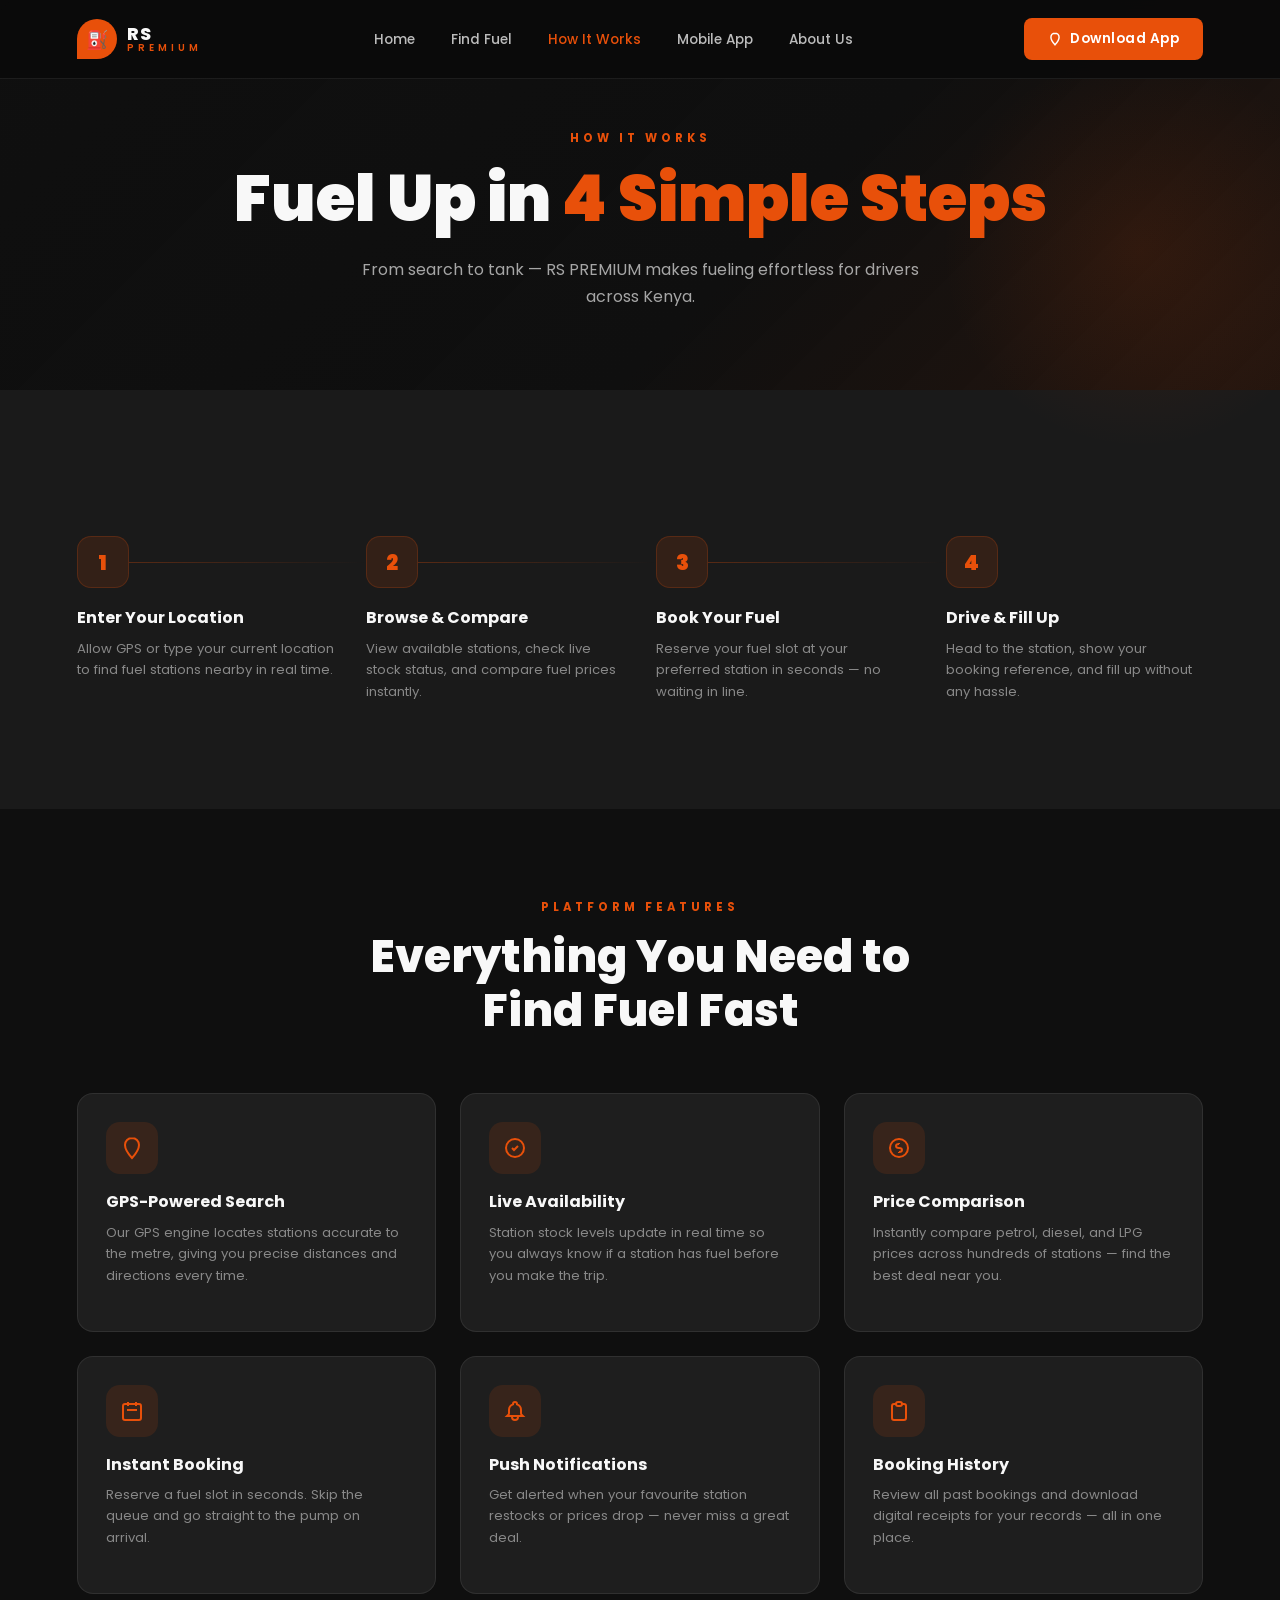
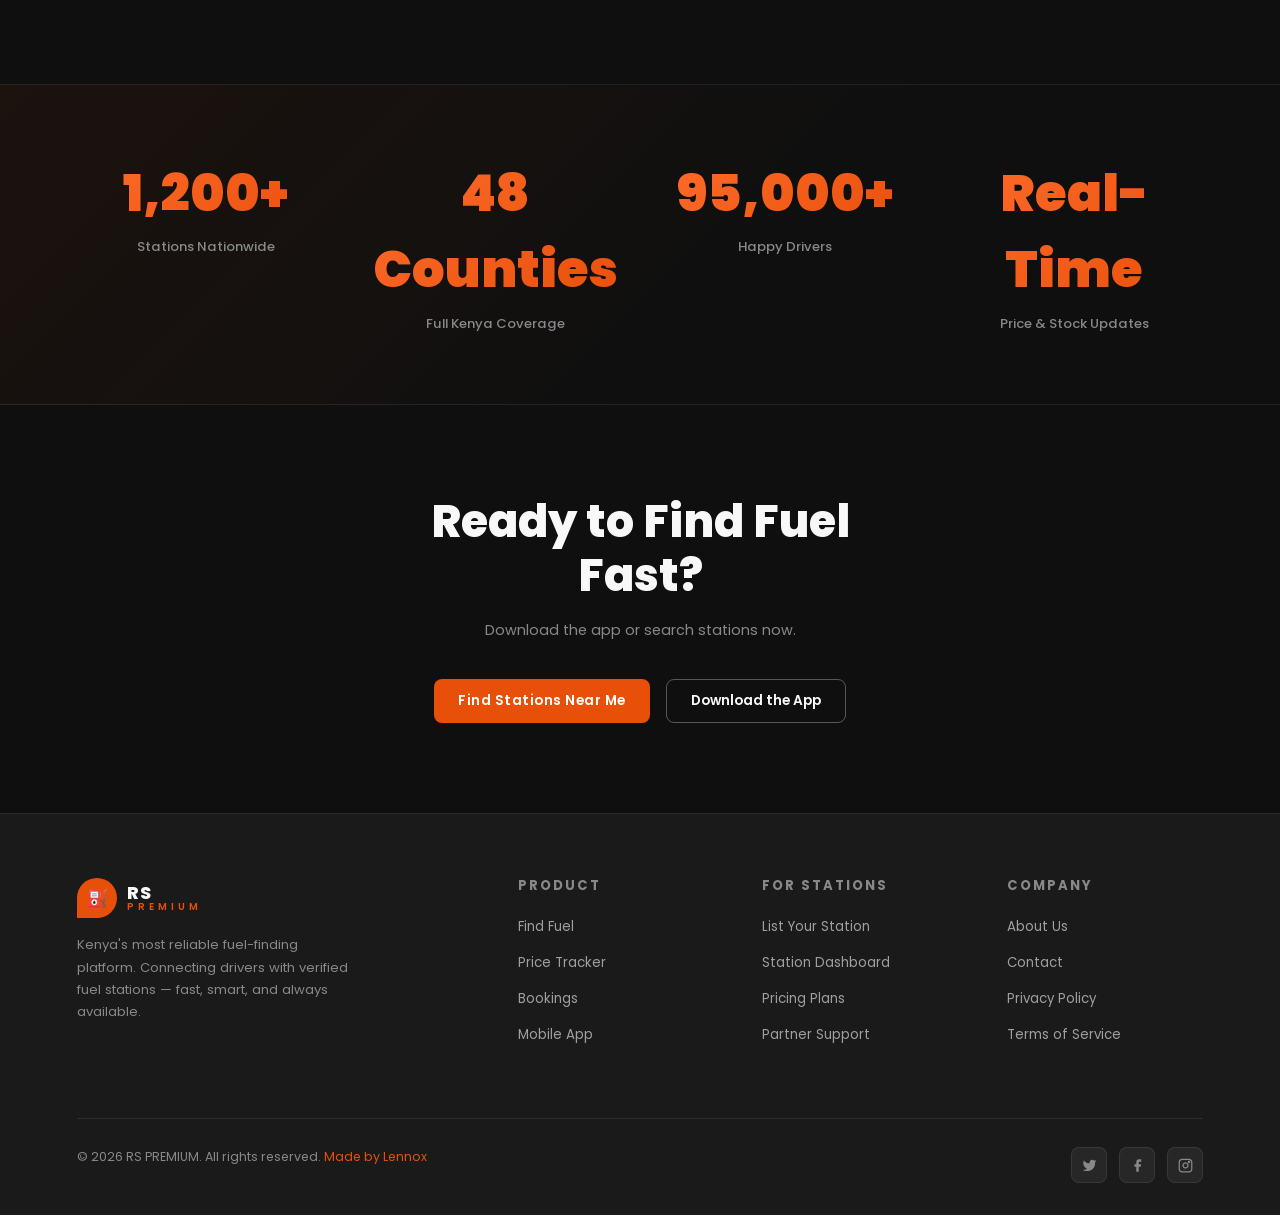
<file: how-it-works.html>
<!DOCTYPE html>
<html lang="en">
<head>
  <meta charset="UTF-8">
  <meta name="viewport" content="width=device-width, initial-scale=1.0">
  <title>How It Works — RS PREMIUM</title>
  <link href="https://fonts.googleapis.com/css2?family=Poppins:wght@300;400;500;600;700;800;900&display=swap" rel="stylesheet">
  <link rel="stylesheet" href="https://cdn.jsdelivr.net/npm/bootstrap@5.3.3/dist/css/bootstrap.min.css">
  <link rel="stylesheet" href="styles.css">
</head>
<body>

<!-- ─── NAVBAR ─────────────────────────────────────── -->
<nav class="jaza-nav">
  <a href="index.html" class="nav-logo">
    <div class="logo-icon">⛽</div>
    <div class="brand">
      <span class="brand-name">RS</span>
      <span class="brand-sub">PREMIUM</span>
    </div>
  </a>
  <ul class="nav-links">
    <li><a href="index.html">Home</a></li>
    <li><a href="stations.html">Find Fuel</a></li>
    <li><a href="how-it-works.html" class="active">How It Works</a></li>
    <li><a href="app.html">Mobile App</a></li>
    <li><a href="about.html">About Us</a></li>
  </ul>
  <button class="btn-jaza-primary d-none d-md-inline-flex" onclick="window.location.href='app.html'">
    <svg width="14" height="14" fill="none" viewBox="0 0 24 24" stroke="currentColor" stroke-width="2.5"><path d="M12 2C8.13 2 5 5.13 5 9c0 5.25 7 13 7 13s7-7.75 7-13c0-3.87-3.13-7-7-7z"/></svg>
    Download App
  </button>
  <button class="nav-hamburger" id="hamburger" aria-label="Menu">
    <span></span><span></span><span></span>
  </button>
</nav>
<div class="mobile-menu" id="mobileMenu">
  <a href="index.html">Home</a>
  <a href="stations.html">Find Fuel</a>
  <a href="how-it-works.html">How It Works</a>
  <a href="app.html">Mobile App</a>
  <a href="about.html">About Us</a>
</div>

<!-- ─── PAGE HERO ─────────────────────────────────── -->
<div class="page-hero" style="padding-top:130px;">
  <div class="section-tag" style="animation:fadeUp .5s .1s both;">How It Works</div>
  <h1 style="animation:fadeUp .5s .3s both;">Fuel Up in <em>4 Simple Steps</em></h1>
  <p style="animation:fadeUp .5s .5s both;">From search to tank — RS PREMIUM makes fueling effortless for drivers across Kenya.</p>
</div>

<!-- ─── STEPS ──────────────────────────────────────── -->
<section class="jaza-section-dark">
  <div class="steps-grid">
    <div class="step reveal">
      <div class="step-num">1</div>
      <div class="step-connector"></div>
      <h3>Enter Your Location</h3>
      <p>Allow GPS or type your current location to find fuel stations nearby in real time.</p>
    </div>
    <div class="step reveal">
      <div class="step-num">2</div>
      <div class="step-connector"></div>
      <h3>Browse &amp; Compare</h3>
      <p>View available stations, check live stock status, and compare fuel prices instantly.</p>
    </div>
    <div class="step reveal">
      <div class="step-num">3</div>
      <div class="step-connector"></div>
      <h3>Book Your Fuel</h3>
      <p>Reserve your fuel slot at your preferred station in seconds — no waiting in line.</p>
    </div>
    <div class="step reveal">
      <div class="step-num">4</div>
      <h3>Drive &amp; Fill Up</h3>
      <p>Head to the station, show your booking reference, and fill up without any hassle.</p>
    </div>
  </div>
</section>

<!-- ─── FEATURES DETAIL ────────────────────────────── -->
<section class="jaza-section">
  <div class="text-center reveal" style="max-width:560px;margin:0 auto 56px;">
    <div class="section-tag">Platform Features</div>
    <h2 class="section-title">Everything You Need to Find Fuel Fast</h2>
  </div>

  <div class="row g-4">
    <div class="col-12 col-md-6 col-lg-4">
      <div class="value-card reveal h-100">
        <div class="value-icon">
          <svg fill="none" viewBox="0 0 24 24" stroke="currentColor" stroke-width="2"><path d="M12 2C8.13 2 5 5.13 5 9c0 5.25 7 13 7 13s7-7.75 7-13c0-3.87-3.13-7-7-7z"/></svg>
        </div>
        <h3>GPS-Powered Search</h3>
        <p>Our GPS engine locates stations accurate to the metre, giving you precise distances and directions every time.</p>
      </div>
    </div>
    <div class="col-12 col-md-6 col-lg-4">
      <div class="value-card reveal h-100">
        <div class="value-icon">
          <svg fill="none" viewBox="0 0 24 24" stroke="currentColor" stroke-width="2"><path d="M9 12l2 2 4-4m6 2a9 9 0 11-18 0 9 9 0 0118 0z"/></svg>
        </div>
        <h3>Live Availability</h3>
        <p>Station stock levels update in real time so you always know if a station has fuel before you make the trip.</p>
      </div>
    </div>
    <div class="col-12 col-md-6 col-lg-4">
      <div class="value-card reveal h-100">
        <div class="value-icon">
          <svg fill="none" viewBox="0 0 24 24" stroke="currentColor" stroke-width="2"><path d="M12 8c-1.657 0-3 .895-3 2s1.343 2 3 2 3 .895 3 2-1.343 2-3 2m0-8V7m0 9v1M21 12a9 9 0 11-18 0 9 9 0 0118 0z"/></svg>
        </div>
        <h3>Price Comparison</h3>
        <p>Instantly compare petrol, diesel, and LPG prices across hundreds of stations — find the best deal near you.</p>
      </div>
    </div>
    <div class="col-12 col-md-6 col-lg-4">
      <div class="value-card reveal h-100">
        <div class="value-icon">
          <svg fill="none" viewBox="0 0 24 24" stroke="currentColor" stroke-width="2"><path d="M8 7V3m8 4V3m-9 8h10M5 21h14a2 2 0 002-2V7a2 2 0 00-2-2H5a2 2 0 00-2 2v12a2 2 0 002 2z"/></svg>
        </div>
        <h3>Instant Booking</h3>
        <p>Reserve a fuel slot in seconds. Skip the queue and go straight to the pump on arrival.</p>
      </div>
    </div>
    <div class="col-12 col-md-6 col-lg-4">
      <div class="value-card reveal h-100">
        <div class="value-icon">
          <svg fill="none" viewBox="0 0 24 24" stroke="currentColor" stroke-width="2"><path d="M15 17h5l-1.405-1.405A2.032 2.032 0 0118 14.158V11a6.002 6.002 0 00-4-5.659V5a2 2 0 10-4 0v.341C7.67 6.165 6 8.388 6 11v3.159c0 .538-.214 1.055-.595 1.436L4 17h5m6 0v1a3 3 0 11-6 0v-1m6 0H9"/></svg>
        </div>
        <h3>Push Notifications</h3>
        <p>Get alerted when your favourite station restocks or prices drop — never miss a great deal.</p>
      </div>
    </div>
    <div class="col-12 col-md-6 col-lg-4">
      <div class="value-card reveal h-100">
        <div class="value-icon">
          <svg fill="none" viewBox="0 0 24 24" stroke="currentColor" stroke-width="2"><path d="M9 5H7a2 2 0 00-2 2v12a2 2 0 002 2h10a2 2 0 002-2V7a2 2 0 00-2-2h-2M9 5a2 2 0 002 2h2a2 2 0 002-2M9 5a2 2 0 012-2h2a2 2 0 012 2"/></svg>
        </div>
        <h3>Booking History</h3>
        <p>Review all past bookings and download digital receipts for your records — all in one place.</p>
      </div>
    </div>
  </div>
</section>

<!-- ─── CTA ────────────────────────────────────────── -->
<div class="stats-band">
  <div class="reveal">
    <div class="stat-num">1,200+</div>
    <div class="stat-label">Stations Nationwide</div>
  </div>
  <div class="reveal">
    <div class="stat-num">48 Counties</div>
    <div class="stat-label">Full Kenya Coverage</div>
  </div>
  <div class="reveal">
    <div class="stat-num">95,000+</div>
    <div class="stat-label">Happy Drivers</div>
  </div>
  <div class="reveal">
    <div class="stat-num">Real-Time</div>
    <div class="stat-label">Price &amp; Stock Updates</div>
  </div>
</div>

<div class="jaza-section text-center">
  <h2 class="section-title reveal" style="max-width:480px;margin:0 auto;">Ready to Find Fuel Fast?</h2>
  <p class="section-subtitle reveal" style="margin:16px auto 36px;">Download the app or search stations now.</p>
  <div class="d-flex gap-3 justify-content-center flex-wrap reveal">
    <a href="stations.html" class="btn-jaza-primary">Find Stations Near Me</a>
    <a href="app.html" class="btn-jaza-outline">Download the App</a>
  </div>
</div>

<!-- ─── FOOTER ─────────────────────────────────────── -->
<footer>
  <div class="footer-grid">
    <div class="footer-brand">
      <a href="index.html" class="nav-logo">
        <div class="logo-icon">⛽</div>
        <div class="brand">
          <span class="brand-name">RS</span>
          <span class="brand-sub">PREMIUM</span>
        </div>
      </a>
      <p>Kenya's most reliable fuel-finding platform. Connecting drivers with verified fuel stations — fast, smart, and always available.</p>
    </div>
    <div class="footer-col">
      <h4>Product</h4>
      <ul>
        <li><a href="stations.html">Find Fuel</a></li>
        <li><a href="stations.html">Price Tracker</a></li>
        <li><a href="stations.html">Bookings</a></li>
        <li><a href="app.html">Mobile App</a></li>
      </ul>
    </div>
    <div class="footer-col">
      <h4>For Stations</h4>
      <ul>
        <li><a href="about.html">List Your Station</a></li>
        <li><a href="about.html">Station Dashboard</a></li>
        <li><a href="about.html">Pricing Plans</a></li>
        <li><a href="about.html">Partner Support</a></li>
      </ul>
    </div>
    <div class="footer-col">
      <h4>Company</h4>
      <ul>
        <li><a href="about.html">About Us</a></li>
        <li><a href="about.html">Contact</a></li>
        <li><a href="#">Privacy Policy</a></li>
        <li><a href="#">Terms of Service</a></li>
      </ul>
    </div>
  </div>
  <div class="footer-bottom">
    <p>© 2026 RS PREMIUM. All rights reserved. <span>Made by Lennox</span></p>
    <div class="footer-socials">
      <a href="#" class="social-link" aria-label="Twitter"><svg fill="currentColor" viewBox="0 0 24 24"><path d="M23 3a10.9 10.9 0 01-3.14 1.53 4.48 4.48 0 00-7.86 3v1A10.66 10.66 0 013 4s-4 9 5 13a11.64 11.64 0 01-7 2c9 5 20 0 20-11.5a4.5 4.5 0 00-.08-.83A7.72 7.72 0 0023 3z"/></svg></a>
      <a href="#" class="social-link" aria-label="Facebook"><svg fill="currentColor" viewBox="0 0 24 24"><path d="M18 2h-3a5 5 0 00-5 5v3H7v4h3v8h4v-8h3l1-4h-4V7a1 1 0 011-1h3z"/></svg></a>
      <a href="#" class="social-link" aria-label="Instagram"><svg fill="none" viewBox="0 0 24 24" stroke="currentColor" stroke-width="2"><rect x="2" y="2" width="20" height="20" rx="5" ry="5"/><path d="M16 11.37A4 4 0 1112.63 8 4 4 0 0116 11.37z"/><circle cx="17.5" cy="6.5" r="1" fill="currentColor"/></svg></a>
    </div>
  </div>
</footer>

<script src="https://cdn.jsdelivr.net/npm/bootstrap@5.3.3/dist/js/bootstrap.bundle.min.js"></script>
<script src="main.js"></script>
</body>
</html>
</file>
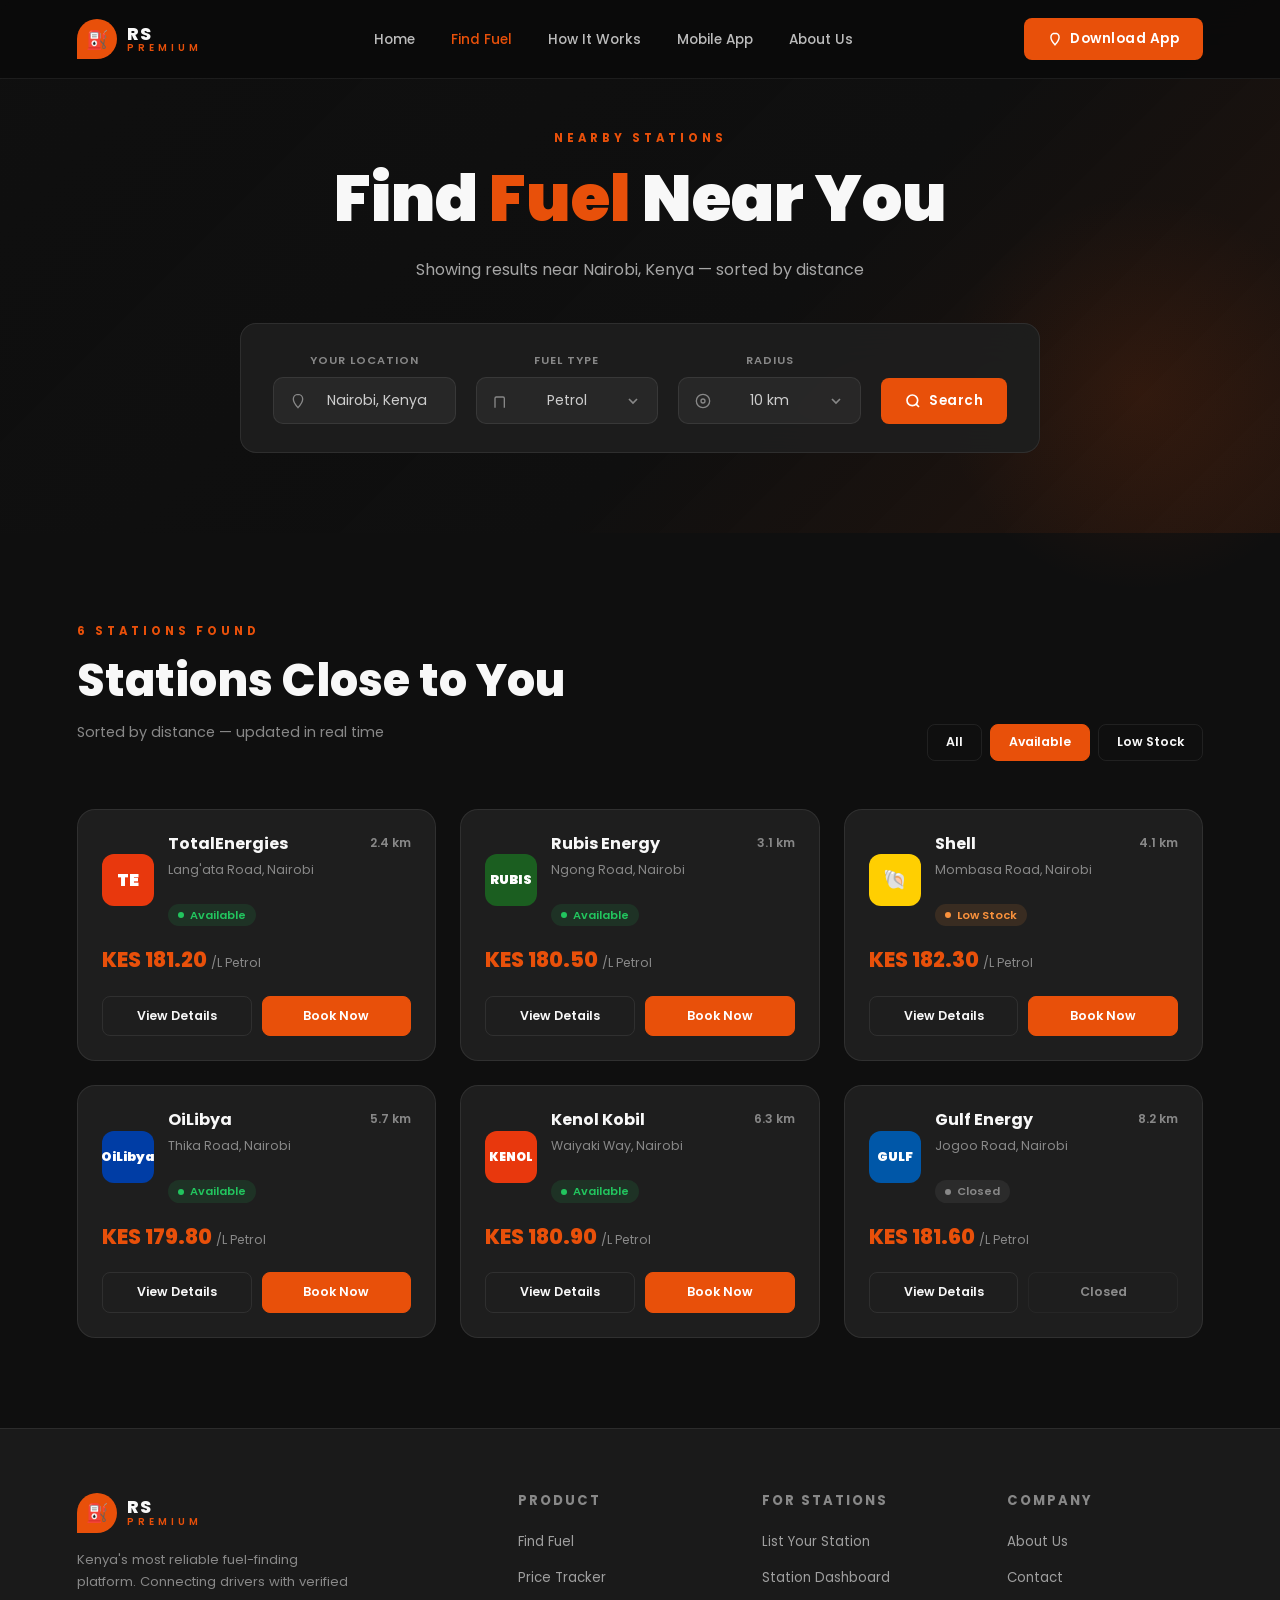
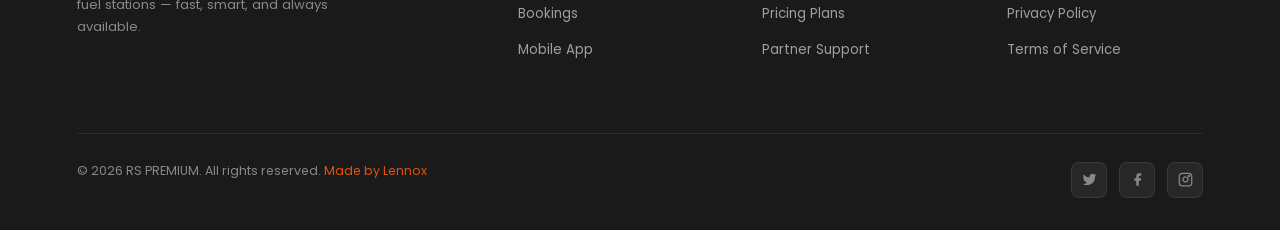
<file: stations.html>
<!DOCTYPE html>
<html lang="en">
<head>
  <meta charset="UTF-8">
  <meta name="viewport" content="width=device-width, initial-scale=1.0">
  <title>Find Fuel — RS PREMIUM</title>
  <link href="https://fonts.googleapis.com/css2?family=Poppins:wght@300;400;500;600;700;800;900&display=swap" rel="stylesheet">
  <link rel="stylesheet" href="https://cdn.jsdelivr.net/npm/bootstrap@5.3.3/dist/css/bootstrap.min.css">
  <link rel="stylesheet" href="styles.css">
</head>
<body>

<!-- ─── NAVBAR ─────────────────────────────────────── -->
<nav class="jaza-nav">
  <a href="index.html" class="nav-logo">
    <div class="logo-icon">⛽</div>
    <div class="brand">
      <span class="brand-name">RS</span>
      <span class="brand-sub">PREMIUM</span>
    </div>
  </a>
  <ul class="nav-links">
    <li><a href="index.html">Home</a></li>
    <li><a href="stations.html" class="active">Find Fuel</a></li>
    <li><a href="how-it-works.html">How It Works</a></li>
    <li><a href="app.html">Mobile App</a></li>
    <li><a href="about.html">About Us</a></li>
  </ul>
  <button class="btn-jaza-primary d-none d-md-inline-flex" onclick="window.location.href='app.html'">
    <svg width="14" height="14" fill="none" viewBox="0 0 24 24" stroke="currentColor" stroke-width="2.5"><path d="M12 2C8.13 2 5 5.13 5 9c0 5.25 7 13 7 13s7-7.75 7-13c0-3.87-3.13-7-7-7z"/></svg>
    Download App
  </button>
  <button class="nav-hamburger" id="hamburger" aria-label="Menu">
    <span></span><span></span><span></span>
  </button>
</nav>
<div class="mobile-menu" id="mobileMenu">
  <a href="index.html">Home</a>
  <a href="stations.html">Find Fuel</a>
  <a href="how-it-works.html">How It Works</a>
  <a href="app.html">Mobile App</a>
  <a href="about.html">About Us</a>
</div>

<!-- ─── PAGE HERO ─────────────────────────────────── -->
<div class="page-hero" style="padding-top:130px;">
  <div class="section-tag" style="animation:fadeUp .5s .1s both;">Nearby Stations</div>
  <h1 style="animation:fadeUp .5s .3s both;">Find <em>Fuel</em> Near You</h1>
  <p style="animation:fadeUp .5s .5s both;">Showing results near Nairobi, Kenya — sorted by distance</p>

  <!-- Search Bar -->
  <div class="search-bar" style="margin:40px auto 0;max-width:800px;animation:fadeUp .5s .7s both;">
    <div class="field">
      <label>Your Location</label>
      <div class="field-input">
        <svg fill="none" viewBox="0 0 24 24" stroke="currentColor" stroke-width="2"><path d="M12 2C8.13 2 5 5.13 5 9c0 5.25 7 13 7 13s7-7.75 7-13c0-3.87-3.13-7-7-7z"/></svg>
        <span>Nairobi, Kenya</span>
      </div>
    </div>
    <div class="field">
      <label>Fuel Type</label>
      <div class="field-input">
        <svg fill="none" viewBox="0 0 24 24" stroke="currentColor" stroke-width="2"><path d="M3 22V8a2 2 0 012-2h10a2 2 0 012 2v14"/></svg>
        <span>Petrol</span>
        <svg fill="none" viewBox="0 0 24 24" stroke="currentColor" stroke-width="2.5"><path d="M6 9l6 6 6-6"/></svg>
      </div>
    </div>
    <div class="field">
      <label>Radius</label>
      <div class="field-input">
        <svg fill="none" viewBox="0 0 24 24" stroke="currentColor" stroke-width="2"><circle cx="12" cy="12" r="10"/><circle cx="12" cy="12" r="3"/></svg>
        <span>10 km</span>
        <svg fill="none" viewBox="0 0 24 24" stroke="currentColor" stroke-width="2.5"><path d="M6 9l6 6 6-6"/></svg>
      </div>
    </div>
    <button class="btn-jaza-primary" style="height:46px;">
      <svg width="16" height="16" fill="none" viewBox="0 0 24 24" stroke="currentColor" stroke-width="2.5"><circle cx="11" cy="11" r="8"/><path d="M21 21l-4.35-4.35"/></svg>
      Search
    </button>
  </div>
</div>

<!-- ─── STATIONS GRID ──────────────────────────────── -->
<section class="jaza-section">
  <div class="section-header-row reveal">
    <div>
      <div class="section-tag">6 Stations Found</div>
      <h2 class="section-title">Stations Close to You</h2>
      <p class="section-subtitle">Sorted by distance — updated in real time</p>
    </div>
    <div class="d-flex gap-2 flex-wrap">
      <button class="btn-sm" style="flex:unset;padding:8px 18px;">All</button>
      <button class="btn-sm primary" style="flex:unset;padding:8px 18px;">Available</button>
      <button class="btn-sm" style="flex:unset;padding:8px 18px;">Low Stock</button>
    </div>
  </div>

  <div class="stations-grid">

    <!-- Card 1 -->
    <div class="station-card reveal">
      <div class="card-distance">2.4 km</div>
      <div class="card-top">
        <div class="station-logo" style="background:#E8380D;">
          <span style="color:#fff;font-size:1.1rem;font-weight:900;">TE</span>
        </div>
        <div class="card-info">
          <h3>TotalEnergies</h3>
          <p>Lang'ata Road, Nairobi</p>
          <div class="status-badge badge-available"><span class="dot"></span>Available</div>
        </div>
      </div>
      <div class="card-price">
        <span class="price-val">KES 181.20</span>
        <span class="price-unit">/L Petrol</span>
      </div>
      <div class="card-actions">
        <button class="btn-sm">View Details</button>
        <button class="btn-sm primary">Book Now</button>
      </div>
    </div>

    <!-- Card 2 -->
    <div class="station-card reveal">
      <div class="card-distance">3.1 km</div>
      <div class="card-top">
        <div class="station-logo" style="background:#1B5E20;">
          <span style="color:#fff;font-size:.8rem;font-weight:900;">RUBIS</span>
        </div>
        <div class="card-info">
          <h3>Rubis Energy</h3>
          <p>Ngong Road, Nairobi</p>
          <div class="status-badge badge-available"><span class="dot"></span>Available</div>
        </div>
      </div>
      <div class="card-price">
        <span class="price-val">KES 180.50</span>
        <span class="price-unit">/L Petrol</span>
      </div>
      <div class="card-actions">
        <button class="btn-sm">View Details</button>
        <button class="btn-sm primary">Book Now</button>
      </div>
    </div>

    <!-- Card 3 -->
    <div class="station-card reveal">
      <div class="card-distance">4.1 km</div>
      <div class="card-top">
        <div class="station-logo" style="background:#FFCF01;">
          <span style="color:#E8380D;font-size:1.2rem;font-weight:900;">🐚</span>
        </div>
        <div class="card-info">
          <h3>Shell</h3>
          <p>Mombasa Road, Nairobi</p>
          <div class="status-badge badge-low"><span class="dot"></span>Low Stock</div>
        </div>
      </div>
      <div class="card-price">
        <span class="price-val">KES 182.30</span>
        <span class="price-unit">/L Petrol</span>
      </div>
      <div class="card-actions">
        <button class="btn-sm">View Details</button>
        <button class="btn-sm primary">Book Now</button>
      </div>
    </div>

    <!-- Card 4 -->
    <div class="station-card reveal">
      <div class="card-distance">5.7 km</div>
      <div class="card-top">
        <div class="station-logo" style="background:#003DA5;">
          <span style="color:#fff;font-size:.8rem;font-weight:900;">OiLibya</span>
        </div>
        <div class="card-info">
          <h3>OiLibya</h3>
          <p>Thika Road, Nairobi</p>
          <div class="status-badge badge-available"><span class="dot"></span>Available</div>
        </div>
      </div>
      <div class="card-price">
        <span class="price-val">KES 179.80</span>
        <span class="price-unit">/L Petrol</span>
      </div>
      <div class="card-actions">
        <button class="btn-sm">View Details</button>
        <button class="btn-sm primary">Book Now</button>
      </div>
    </div>

    <!-- Card 5 -->
    <div class="station-card reveal">
      <div class="card-distance">6.3 km</div>
      <div class="card-top">
        <div class="station-logo" style="background:#E8380D;">
          <span style="color:#fff;font-size:.75rem;font-weight:900;">KENOL</span>
        </div>
        <div class="card-info">
          <h3>Kenol Kobil</h3>
          <p>Waiyaki Way, Nairobi</p>
          <div class="status-badge badge-available"><span class="dot"></span>Available</div>
        </div>
      </div>
      <div class="card-price">
        <span class="price-val">KES 180.90</span>
        <span class="price-unit">/L Petrol</span>
      </div>
      <div class="card-actions">
        <button class="btn-sm">View Details</button>
        <button class="btn-sm primary">Book Now</button>
      </div>
    </div>

    <!-- Card 6 -->
    <div class="station-card reveal">
      <div class="card-distance">8.2 km</div>
      <div class="card-top">
        <div class="station-logo" style="background:#0057A8;">
          <span style="color:#fff;font-size:.8rem;font-weight:900;">GULF</span>
        </div>
        <div class="card-info">
          <h3>Gulf Energy</h3>
          <p>Jogoo Road, Nairobi</p>
          <div class="status-badge badge-closed"><span class="dot"></span>Closed</div>
        </div>
      </div>
      <div class="card-price">
        <span class="price-val">KES 181.60</span>
        <span class="price-unit">/L Petrol</span>
      </div>
      <div class="card-actions">
        <button class="btn-sm">View Details</button>
        <button class="btn-sm" style="opacity:.5;cursor:not-allowed;">Closed</button>
      </div>
    </div>

  </div><!-- /stations-grid -->
</section>

<!-- ─── FOOTER ─────────────────────────────────────── -->
<footer>
  <div class="footer-grid">
    <div class="footer-brand">
      <a href="index.html" class="nav-logo">
        <div class="logo-icon">⛽</div>
        <div class="brand">
          <span class="brand-name">RS</span>
          <span class="brand-sub">PREMIUM</span>
        </div>
      </a>
      <p>Kenya's most reliable fuel-finding platform. Connecting drivers with verified fuel stations — fast, smart, and always available.</p>
    </div>
    <div class="footer-col">
      <h4>Product</h4>
      <ul>
        <li><a href="stations.html">Find Fuel</a></li>
        <li><a href="stations.html">Price Tracker</a></li>
        <li><a href="stations.html">Bookings</a></li>
        <li><a href="app.html">Mobile App</a></li>
      </ul>
    </div>
    <div class="footer-col">
      <h4>For Stations</h4>
      <ul>
        <li><a href="about.html">List Your Station</a></li>
        <li><a href="about.html">Station Dashboard</a></li>
        <li><a href="about.html">Pricing Plans</a></li>
        <li><a href="about.html">Partner Support</a></li>
      </ul>
    </div>
    <div class="footer-col">
      <h4>Company</h4>
      <ul>
        <li><a href="about.html">About Us</a></li>
        <li><a href="about.html">Contact</a></li>
        <li><a href="#">Privacy Policy</a></li>
        <li><a href="#">Terms of Service</a></li>
      </ul>
    </div>
  </div>
  <div class="footer-bottom">
    <p>© 2026 RS PREMIUM. All rights reserved. <span>Made by Lennox</span></p>
    <div class="footer-socials">
      <a href="#" class="social-link" aria-label="Twitter"><svg fill="currentColor" viewBox="0 0 24 24"><path d="M23 3a10.9 10.9 0 01-3.14 1.53 4.48 4.48 0 00-7.86 3v1A10.66 10.66 0 013 4s-4 9 5 13a11.64 11.64 0 01-7 2c9 5 20 0 20-11.5a4.5 4.5 0 00-.08-.83A7.72 7.72 0 0023 3z"/></svg></a>
      <a href="#" class="social-link" aria-label="Facebook"><svg fill="currentColor" viewBox="0 0 24 24"><path d="M18 2h-3a5 5 0 00-5 5v3H7v4h3v8h4v-8h3l1-4h-4V7a1 1 0 011-1h3z"/></svg></a>
      <a href="#" class="social-link" aria-label="Instagram"><svg fill="none" viewBox="0 0 24 24" stroke="currentColor" stroke-width="2"><rect x="2" y="2" width="20" height="20" rx="5" ry="5"/><path d="M16 11.37A4 4 0 1112.63 8 4 4 0 0116 11.37z"/><circle cx="17.5" cy="6.5" r="1" fill="currentColor"/></svg></a>
    </div>
  </div>
</footer>

<script src="https://cdn.jsdelivr.net/npm/bootstrap@5.3.3/dist/js/bootstrap.bundle.min.js"></script>
<script src="main.js"></script>
</body>
</html>
</file>
<file: styles.css>
/* ===================================================
   RS PREMIUM — Global Stylesheet
   Uses Bootstrap 5 + custom CSS variables & overrides
=================================================== */

/* ─── ROOT VARIABLES ──────────────────────────────── */
:root {
  --orange: #E8500A;
  --orange-light: #FF6B2B;
  --black: #0F0F0F;
  --dark: #1A1A1A;
  --card-bg: #1E1E1E;
  --green: #1B5E20;
  --green-bright: #22C55E;
  --white: #F8F8F8;
  --gray: #888;
  --border: rgba(255, 255, 255, 0.08);
  --font: 'Poppins', sans-serif;
}

/* ─── BASE ────────────────────────────────────────── */
*, *::before, *::after { box-sizing: border-box; margin: 0; padding: 0; }
html { scroll-behavior: smooth; }

body {
  font-family: var(--font);
  background: var(--black);
  color: var(--white);
  overflow-x: hidden;
}

/* ─── TYPOGRAPHY HELPERS ──────────────────────────── */
.section-tag {
  color: var(--orange);
  font-size: .72rem;
  font-weight: 700;
  letter-spacing: 4px;
  text-transform: uppercase;
  margin-bottom: 14px;
}

.section-title {
  font-size: clamp(1.8rem, 3.5vw, 2.8rem);
  font-weight: 800;
  line-height: 1.2;
}

.section-subtitle {
  color: var(--gray);
  font-size: .9rem;
  margin-top: 12px;
  max-width: 500px;
  line-height: 1.7;
}

.section-header-row {
  display: flex;
  align-items: flex-end;
  justify-content: space-between;
  margin-bottom: 48px;
  flex-wrap: wrap;
  gap: 20px;
}

.view-all-link {
  color: var(--orange);
  text-decoration: none;
  font-size: .82rem;
  font-weight: 600;
  display: flex;
  align-items: center;
  gap: 6px;
  white-space: nowrap;
}
.view-all-link:hover { text-decoration: underline; color: var(--orange-light); }

/* ─── BOOTSTRAP OVERRIDES ─────────────────────────── */
.btn-jaza-primary {
  background: var(--orange);
  color: #fff;
  border: none;
  cursor: pointer;
  padding: 11px 24px;
  border-radius: 8px;
  font-family: var(--font);
  font-weight: 600;
  font-size: .85rem;
  letter-spacing: .5px;
  transition: all .25s;
  display: inline-flex;
  align-items: center;
  gap: 8px;
  text-decoration: none;
}
.btn-jaza-primary:hover {
  background: var(--orange-light);
  transform: translateY(-1px);
  box-shadow: 0 8px 24px rgba(232, 80, 10, .4);
  color: #fff;
}

.btn-jaza-outline {
  background: transparent;
  color: var(--white);
  border: 1.5px solid rgba(255, 255, 255, .3);
  cursor: pointer;
  padding: 11px 24px;
  border-radius: 8px;
  font-family: var(--font);
  font-weight: 600;
  font-size: .85rem;
  transition: all .25s;
  display: inline-flex;
  align-items: center;
  gap: 8px;
  text-decoration: none;
}
.btn-jaza-outline:hover {
  border-color: var(--white);
  background: rgba(255, 255, 255, .06);
  color: var(--white);
}

/* ─── NAVBAR ──────────────────────────────────────── */
.jaza-nav {
  position: fixed;
  top: 0;
  width: 100%;
  z-index: 1000;
  display: flex;
  align-items: center;
  justify-content: space-between;
  padding: 18px 6%;
  background: rgba(10, 10, 10, 0.85);
  backdrop-filter: blur(20px);
  -webkit-backdrop-filter: blur(20px);
  border-bottom: 1px solid var(--border);
  transition: box-shadow .3s;
}

.nav-logo {
  display: flex;
  align-items: center;
  gap: 10px;
  text-decoration: none;
  color: var(--white);
}
.logo-icon {
  width: 40px;
  height: 40px;
  background: var(--orange);
  border-radius: 50% 50% 50% 0;
  display: flex;
  align-items: center;
  justify-content: center;
  font-size: 18px;
  flex-shrink: 0;
}
.brand { line-height: 1; }
.brand .brand-name {
  display: block;
  font-weight: 800;
  font-size: 1.1rem;
  letter-spacing: 1px;
}
.brand .brand-sub {
  display: block;
  font-size: .6rem;
  color: var(--orange);
  letter-spacing: 4px;
  font-weight: 600;
}

.nav-links {
  display: flex;
  gap: 36px;
  list-style: none;
  margin: 0;
  padding: 0;
}
.nav-links a {
  text-decoration: none;
  color: var(--white);
  font-size: .85rem;
  font-weight: 500;
  opacity: .75;
  transition: opacity .2s;
}
.nav-links a:hover,
.nav-links a.active { opacity: 1; color: var(--orange); }

/* Mobile hamburger toggle */
.nav-hamburger {
  display: none;
  flex-direction: column;
  gap: 5px;
  cursor: pointer;
  background: none;
  border: none;
  padding: 4px;
}
.nav-hamburger span {
  display: block;
  width: 22px;
  height: 2px;
  background: var(--white);
  border-radius: 2px;
  transition: all .3s;
}

/* Mobile menu */
.mobile-menu {
  display: none;
  position: fixed;
  top: 74px;
  left: 0;
  right: 0;
  background: rgba(15, 15, 15, 0.97);
  backdrop-filter: blur(20px);
  border-bottom: 1px solid var(--border);
  padding: 24px 6%;
  z-index: 999;
  flex-direction: column;
  gap: 20px;
}
.mobile-menu.open { display: flex; }
.mobile-menu a {
  text-decoration: none;
  color: var(--white);
  font-size: 1rem;
  font-weight: 500;
  padding: 8px 0;
  border-bottom: 1px solid var(--border);
  opacity: .8;
  transition: opacity .2s, color .2s;
}
.mobile-menu a:hover { opacity: 1; color: var(--orange); }

/* ─── PAGE WRAPPER ────────────────────────────────── */
.page-wrapper { padding-top: 74px; }

/* ─── HERO ────────────────────────────────────────── */
.hero {
  min-height: 100vh;
  background:
    linear-gradient(135deg, rgba(15, 15, 15, .96) 0%, rgba(15, 15, 15, .7) 55%, rgba(232, 80, 10, .08) 100%),
    url('https://images.unsplash.com/photo-1558618666-fcd25c85cd64?w=1600&q=80') center/cover no-repeat;
  display: flex;
  flex-direction: column;
  justify-content: center;
  padding: 140px 6% 80px;
  position: relative;
  overflow: hidden;
}
.hero::before {
  content: '';
  position: absolute;
  bottom: -80px;
  right: -80px;
  width: 500px;
  height: 500px;
  background: radial-gradient(circle, rgba(232, 80, 10, .15) 0%, transparent 70%);
  pointer-events: none;
}

.hero-label {
  color: var(--orange);
  font-size: .75rem;
  font-weight: 700;
  letter-spacing: 4px;
  text-transform: uppercase;
  margin-bottom: 20px;
  opacity: 0;
  animation: fadeUp .6s .2s forwards;
}
.hero h1 {
  font-size: clamp(2.8rem, 6vw, 5.5rem);
  font-weight: 900;
  line-height: 1.05;
  max-width: 720px;
  opacity: 0;
  animation: fadeUp .6s .4s forwards;
}
.hero h1 em { color: var(--orange); font-style: normal; }
.hero p {
  margin-top: 22px;
  max-width: 480px;
  color: rgba(248, 248, 248, .65);
  font-size: 1rem;
  line-height: 1.7;
  opacity: 0;
  animation: fadeUp .6s .6s forwards;
}
.hero-ctas {
  margin-top: 36px;
  display: flex;
  gap: 14px;
  flex-wrap: wrap;
  opacity: 0;
  animation: fadeUp .6s .8s forwards;
}

/* Search bar */
.search-bar {
  background: rgba(30, 30, 30, .95);
  border: 1px solid var(--border);
  border-radius: 16px;
  padding: 28px 32px;
  margin-top: 56px;
  max-width: 860px;
  display: grid;
  grid-template-columns: 1fr 1fr 1fr auto;
  gap: 20px;
  align-items: end;
  backdrop-filter: blur(20px);
  opacity: 0;
  animation: fadeUp .6s 1s forwards;
}
.field label {
  display: block;
  font-size: .7rem;
  font-weight: 600;
  color: var(--gray);
  letter-spacing: 1px;
  text-transform: uppercase;
  margin-bottom: 8px;
}
.field-input {
  display: flex;
  align-items: center;
  gap: 10px;
  background: rgba(255, 255, 255, .05);
  border: 1px solid var(--border);
  border-radius: 10px;
  padding: 12px 16px;
  cursor: pointer;
  transition: border-color .2s;
}
.field-input:hover { border-color: rgba(232, 80, 10, .4); }
.field-input span { font-size: .88rem; color: rgba(248, 248, 248, .8); flex: 1; }
.field-input svg { width: 16px; height: 16px; color: var(--gray); }

/* ─── FEATURES STRIP ──────────────────────────────── */
.features-strip {
  background: var(--dark);
  border-top: 1px solid var(--border);
  border-bottom: 1px solid var(--border);
  padding: 36px 6%;
  display: grid;
  grid-template-columns: repeat(4, 1fr);
  gap: 24px;
}
.feature-item { display: flex; align-items: flex-start; gap: 16px; }
.feature-icon {
  width: 46px;
  height: 46px;
  border-radius: 12px;
  background: rgba(232, 80, 10, .12);
  display: flex;
  align-items: center;
  justify-content: center;
  flex-shrink: 0;
}
.feature-icon svg { width: 22px; height: 22px; color: var(--orange); }
.feature-item h4 { font-size: .9rem; font-weight: 700; margin-bottom: 4px; }
.feature-item p { font-size: .78rem; color: var(--gray); line-height: 1.5; }

/* ─── SECTIONS ────────────────────────────────────── */
.jaza-section { padding: 90px 6%; }
.jaza-section-dark { background: var(--dark); padding: 90px 6%; }

/* ─── STATION CARDS ───────────────────────────────── */
.stations-grid {
  display: grid;
  grid-template-columns: repeat(3, 1fr);
  gap: 24px;
}
.station-card {
  background: var(--card-bg);
  border: 1px solid var(--border);
  border-radius: 18px;
  padding: 24px;
  transition: all .3s;
  cursor: pointer;
  position: relative;
  overflow: hidden;
  height: 100%;
}
.station-card::before {
  content: '';
  position: absolute;
  top: 0;
  left: 0;
  right: 0;
  height: 3px;
  background: linear-gradient(90deg, var(--orange), transparent);
  opacity: 0;
  transition: opacity .3s;
}
.station-card:hover { border-color: rgba(232, 80, 10, .3); transform: translateY(-4px); box-shadow: 0 20px 48px rgba(0, 0, 0, .4); }
.station-card:hover::before { opacity: 1; }

.card-top { display: flex; align-items: center; gap: 14px; margin-bottom: 18px; }
.station-logo {
  width: 52px;
  height: 52px;
  border-radius: 12px;
  background: #fff;
  display: flex;
  align-items: center;
  justify-content: center;
  font-weight: 900;
  font-size: 1rem;
  flex-shrink: 0;
  overflow: hidden;
}
.card-info h3 { font-size: 1rem; font-weight: 700; }
.card-info p { font-size: .78rem; color: var(--gray); margin-top: 2px; }

.status-badge {
  display: inline-flex;
  align-items: center;
  gap: 6px;
  font-size: .7rem;
  font-weight: 600;
  padding: 3px 10px;
  border-radius: 20px;
  margin-top: 8px;
}
.status-badge .dot { width: 6px; height: 6px; border-radius: 50%; }
.badge-available { background: rgba(34, 197, 94, .12); color: var(--green-bright); }
.badge-available .dot { background: var(--green-bright); }
.badge-low { background: rgba(251, 146, 60, .12); color: #FB923C; }
.badge-low .dot { background: #FB923C; }
.badge-closed { background: rgba(255, 255, 255, .06); color: var(--gray); }
.badge-closed .dot { background: var(--gray); }

.card-price { display: flex; align-items: baseline; gap: 4px; margin: 16px 0 20px; }
.card-price .price-val { color: var(--orange); font-size: 1.3rem; font-weight: 800; }
.card-price .price-unit { color: var(--gray); font-size: .78rem; }

.card-distance {
  position: absolute;
  top: 24px;
  right: 24px;
  font-size: .75rem;
  color: var(--gray);
  font-weight: 600;
}
.card-actions { display: flex; gap: 10px; }
.btn-sm {
  flex: 1;
  padding: 10px 12px;
  border-radius: 8px;
  font-family: var(--font);
  font-size: .78rem;
  font-weight: 600;
  cursor: pointer;
  transition: all .2s;
  border: 1.5px solid var(--border);
  background: transparent;
  color: var(--white);
  text-align: center;
}
.btn-sm:hover { border-color: rgba(255, 255, 255, .25); background: rgba(255, 255, 255, .05); }
.btn-sm.primary { background: var(--orange); border-color: var(--orange); color: #fff; }
.btn-sm.primary:hover { background: var(--orange-light); }

/* ─── HOW IT WORKS ────────────────────────────────── */
.steps-grid {
  display: grid;
  grid-template-columns: repeat(4, 1fr);
  gap: 32px;
  margin-top: 56px;
}
.step { position: relative; }
.step-num {
  width: 52px;
  height: 52px;
  border-radius: 14px;
  background: rgba(232, 80, 10, .12);
  border: 1px solid rgba(232, 80, 10, .2);
  display: flex;
  align-items: center;
  justify-content: center;
  font-size: 1.3rem;
  font-weight: 900;
  color: var(--orange);
  margin-bottom: 20px;
}
.step h3 { font-size: 1rem; font-weight: 700; margin-bottom: 10px; }
.step p { font-size: .82rem; color: var(--gray); line-height: 1.65; }
.step-connector {
  position: absolute;
  top: 26px;
  left: 52px;
  right: -32px;
  height: 1px;
  background: linear-gradient(90deg, rgba(232, 80, 10, .3), transparent);
}
.step:last-child .step-connector { display: none; }

/* ─── STATS BAND ──────────────────────────────────── */
.stats-band {
  padding: 70px 6%;
  display: grid;
  grid-template-columns: repeat(4, 1fr);
  gap: 32px;
  background:
    linear-gradient(135deg, rgba(232, 80, 10, .06) 0%, transparent 60%),
    var(--black);
  border-top: 1px solid var(--border);
  border-bottom: 1px solid var(--border);
  text-align: center;
}
.stat-num {
  font-size: clamp(2rem, 4vw, 3.2rem);
  font-weight: 900;
  background: linear-gradient(135deg, #FF6B2B, #E8500A);
  -webkit-background-clip: text;
  -webkit-text-fill-color: transparent;
  background-clip: text;
}
.stat-label { font-size: .82rem; color: var(--gray); margin-top: 6px; font-weight: 500; }

/* ─── APP SECTION ─────────────────────────────────── */
.app-section {
  display: grid;
  grid-template-columns: 1fr 1fr;
  gap: 80px;
  align-items: center;
  padding: 100px 6%;
}
.app-features { margin-top: 36px; display: flex; flex-direction: column; gap: 18px; }
.app-feature {
  display: flex;
  align-items: center;
  gap: 14px;
  background: var(--card-bg);
  border: 1px solid var(--border);
  border-radius: 12px;
  padding: 14px 18px;
}
.app-feature svg { width: 20px; height: 20px; color: var(--orange); flex-shrink: 0; }
.app-feature span { font-size: .85rem; font-weight: 500; }
.app-ctas { margin-top: 36px; display: flex; gap: 14px; flex-wrap: wrap; }
.store-btn {
  display: flex;
  align-items: center;
  gap: 10px;
  background: var(--card-bg);
  border: 1px solid var(--border);
  border-radius: 12px;
  padding: 12px 22px;
  cursor: pointer;
  transition: all .25s;
  text-decoration: none;
  color: var(--white);
}
.store-btn:hover { border-color: var(--orange); background: rgba(232, 80, 10, .08); color: var(--white); }
.store-btn svg { width: 22px; height: 22px; }
.store-btn .store-info { text-align: left; }
.store-btn .store-info small { display: block; font-size: .65rem; color: var(--gray); letter-spacing: .5px; }
.store-btn .store-info strong { display: block; font-size: .9rem; font-weight: 700; }

/* ─── PHONE MOCKUP ────────────────────────────────── */
.phone-mockup { position: relative; display: flex; justify-content: center; }
.phone-frame {
  width: 260px;
  background: var(--dark);
  border: 2px solid rgba(255, 255, 255, .12);
  border-radius: 40px;
  padding: 16px;
  box-shadow: 0 40px 80px rgba(0, 0, 0, .5), 0 0 0 1px rgba(255, 255, 255, .05);
  position: relative;
  overflow: hidden;
}
.phone-frame::before {
  content: '';
  position: absolute;
  inset: 0;
  background: linear-gradient(135deg, rgba(232, 80, 10, .08) 0%, transparent 50%);
  pointer-events: none;
}
.phone-screen { background: #141414; border-radius: 26px; overflow: hidden; }
.phone-notch {
  width: 90px;
  height: 24px;
  background: var(--dark);
  border-radius: 0 0 14px 14px;
  margin: 0 auto;
}
.phone-content { padding: 16px; }
.phone-header { display: flex; align-items: center; justify-content: space-between; margin-bottom: 16px; }
.phone-header span { font-size: .65rem; color: var(--orange); font-weight: 700; letter-spacing: 2px; }
.phone-greeting { font-size: .8rem; font-weight: 700; margin-bottom: 14px; line-height: 1.3; }
.phone-field {
  background: rgba(255, 255, 255, .05);
  border: 1px solid var(--border);
  border-radius: 10px;
  padding: 10px 12px;
  margin-bottom: 10px;
}
.phone-field small { display: block; font-size: .55rem; color: var(--gray); letter-spacing: 1px; text-transform: uppercase; margin-bottom: 3px; }
.phone-field span { font-size: .78rem; font-weight: 500; }
.phone-btn {
  width: 100%;
  background: var(--orange);
  border-radius: 10px;
  padding: 10px;
  text-align: center;
  font-size: .78rem;
  font-weight: 700;
  margin-bottom: 16px;
  letter-spacing: .5px;
}
.phone-station-item {
  display: flex;
  align-items: center;
  gap: 10px;
  background: rgba(255, 255, 255, .04);
  border-radius: 10px;
  padding: 10px;
  margin-bottom: 8px;
}
.phone-station-logo {
  width: 32px;
  height: 32px;
  background: #fff;
  border-radius: 8px;
  display: flex;
  align-items: center;
  justify-content: center;
  font-size: .6rem;
  font-weight: 900;
  color: #333;
  flex-shrink: 0;
}
.phone-station-info { flex: 1; }
.phone-station-info strong { display: block; font-size: .7rem; font-weight: 700; }
.phone-station-info small { font-size: .6rem; color: var(--gray); }
.phone-station-dist { font-size: .65rem; color: var(--gray); font-weight: 600; }

/* ─── PAGE HERO (inner pages) ─────────────────────── */
.page-hero {
  background:
    linear-gradient(135deg, rgba(15, 15, 15, .97) 0%, rgba(15, 15, 15, .8) 60%, rgba(232, 80, 10, .1) 100%),
    url('https://images.unsplash.com/photo-1558618666-fcd25c85cd64?w=1600&q=80') center/cover no-repeat;
  padding: 120px 6% 80px;
  text-align: center;
  position: relative;
}
.page-hero::before {
  content: '';
  position: absolute;
  bottom: -60px;
  right: -60px;
  width: 400px;
  height: 400px;
  background: radial-gradient(circle, rgba(232, 80, 10, .1) 0%, transparent 70%);
  pointer-events: none;
}
.page-hero h1 { font-size: clamp(2rem, 5vw, 4rem); font-weight: 900; }
.page-hero h1 em { color: var(--orange); font-style: normal; }
.page-hero p { color: rgba(248, 248, 248, .65); max-width: 560px; margin: 18px auto 0; font-size: 1rem; line-height: 1.7; }

/* ─── ABOUT PAGE ──────────────────────────────────── */
.team-card {
  background: var(--card-bg);
  border: 1px solid var(--border);
  border-radius: 18px;
  padding: 28px 24px;
  text-align: center;
  transition: all .3s;
}
.team-card:hover { border-color: rgba(232, 80, 10, .3); transform: translateY(-4px); }
.team-avatar {
  width: 70px;
  height: 70px;
  border-radius: 50%;
  background: rgba(232, 80, 10, .15);
  display: flex;
  align-items: center;
  justify-content: center;
  font-size: 1.8rem;
  margin: 0 auto 16px;
}
.team-card h4 { font-size: .95rem; font-weight: 700; margin-bottom: 4px; }
.team-card p { font-size: .78rem; color: var(--gray); }

.value-card {
  background: var(--card-bg);
  border: 1px solid var(--border);
  border-radius: 16px;
  padding: 28px;
  transition: all .3s;
}
.value-card:hover { border-color: rgba(232, 80, 10, .3); }
.value-icon {
  width: 52px;
  height: 52px;
  border-radius: 14px;
  background: rgba(232, 80, 10, .12);
  display: flex;
  align-items: center;
  justify-content: center;
  margin-bottom: 18px;
}
.value-icon svg { width: 24px; height: 24px; color: var(--orange); }
.value-card h3 { font-size: 1rem; font-weight: 700; margin-bottom: 10px; }
.value-card p { font-size: .82rem; color: var(--gray); line-height: 1.65; }

/* ─── FOOTER ──────────────────────────────────────── */
footer {
  background: var(--dark);
  border-top: 1px solid var(--border);
  padding: 64px 6% 32px;
}
.footer-grid {
  display: grid;
  grid-template-columns: 2fr 1fr 1fr 1fr;
  gap: 48px;
  margin-bottom: 56px;
}
.footer-brand p { color: var(--gray); font-size: .82rem; line-height: 1.7; margin-top: 16px; max-width: 280px; }
.footer-col h4 {
  font-size: .82rem;
  font-weight: 700;
  letter-spacing: 2px;
  text-transform: uppercase;
  color: var(--gray);
  margin-bottom: 20px;
}
.footer-col ul { list-style: none; display: flex; flex-direction: column; gap: 12px; padding: 0; }
.footer-col ul a { text-decoration: none; color: rgba(248, 248, 248, .6); font-size: .83rem; transition: color .2s; }
.footer-col ul a:hover { color: var(--orange); }
.footer-bottom {
  border-top: 1px solid var(--border);
  padding-top: 28px;
  display: flex;
  align-items: center;
  justify-content: space-between;
  flex-wrap: wrap;
  gap: 16px;
}
.footer-bottom p { font-size: .78rem; color: var(--gray); }
.footer-bottom p span { color: var(--orange); }
.footer-socials { display: flex; gap: 12px; }
.social-link {
  width: 36px;
  height: 36px;
  border-radius: 8px;
  background: rgba(255, 255, 255, .06);
  border: 1px solid var(--border);
  display: flex;
  align-items: center;
  justify-content: center;
  color: var(--gray);
  transition: all .2s;
  text-decoration: none;
}
.social-link:hover { border-color: var(--orange); color: var(--orange); background: rgba(232, 80, 10, .08); }
.social-link svg { width: 15px; height: 15px; }

/* ─── ANIMATIONS ──────────────────────────────────── */
@keyframes fadeUp {
  from { opacity: 0; transform: translateY(28px); }
  to   { opacity: 1; transform: translateY(0); }
}

.reveal {
  opacity: 0;
  transform: translateY(32px);
  transition: opacity .6s ease, transform .6s ease;
}
.reveal.visible { opacity: 1; transform: translateY(0); }

/* ─── RESPONSIVE ──────────────────────────────────── */
@media (max-width: 960px) {
  .search-bar { grid-template-columns: 1fr 1fr; }
  .stations-grid { grid-template-columns: 1fr 1fr; }
  .steps-grid { grid-template-columns: 1fr 1fr; }
  .stats-band { grid-template-columns: 1fr 1fr; }
  .features-strip { grid-template-columns: 1fr 1fr; }
  .app-section { grid-template-columns: 1fr; }
  .footer-grid { grid-template-columns: 1fr 1fr; }
  .phone-mockup { display: none; }
}
@media (max-width: 768px) {
  .nav-links { display: none; }
  .nav-hamburger { display: flex; }
}
@media (max-width: 640px) {
  .search-bar { grid-template-columns: 1fr; }
  .stations-grid { grid-template-columns: 1fr; }
  .steps-grid { grid-template-columns: 1fr; }
  .stats-band { grid-template-columns: 1fr 1fr; }
  .features-strip { grid-template-columns: 1fr; }
  .footer-grid { grid-template-columns: 1fr; }
  .step-connector { display: none; }
  .jaza-nav { padding: 16px 4%; }
  .hero { padding: 120px 4% 60px; }
}
</file>
